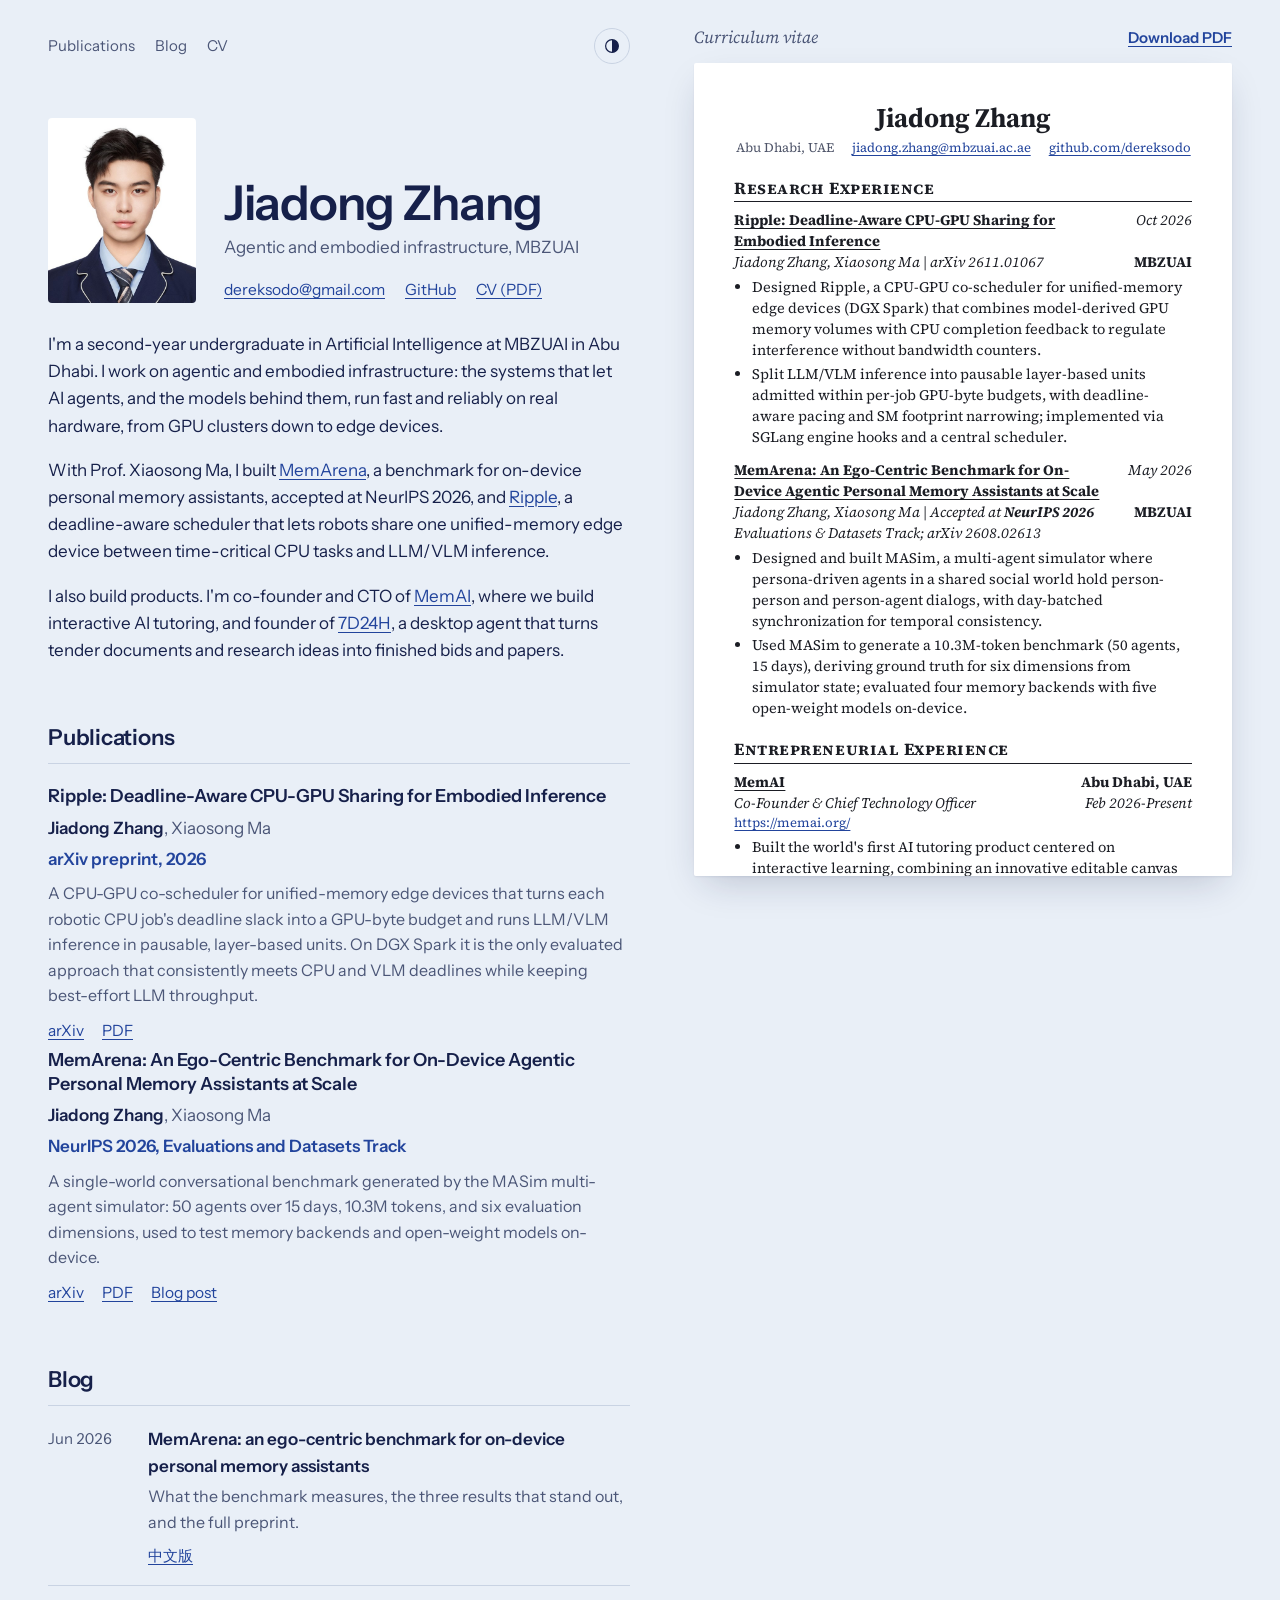
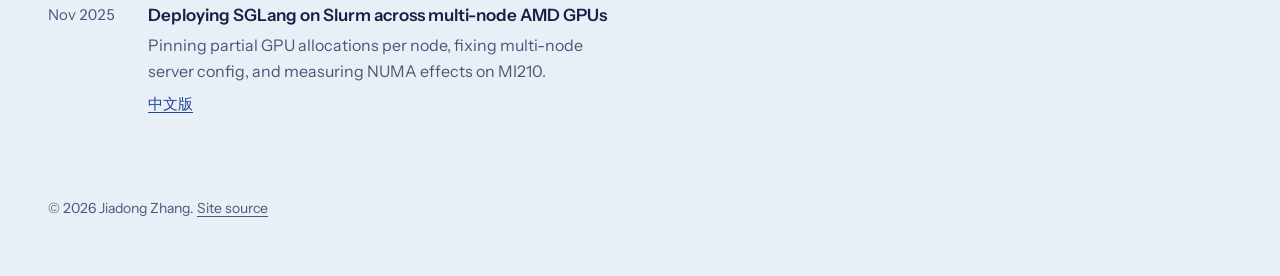
<file: index.html>
<!doctype html>
<html lang="en">
  <head>
    <meta charset="utf-8" />
    <meta name="viewport" content="width=device-width, initial-scale=1" />
    <title>Jiadong Zhang</title>
    <meta name="description" content="Jiadong Zhang, second-year undergraduate in Artificial Intelligence at MBZUAI working on agentic and embodied infrastructure. Publications, blog, and CV." />
    <meta property="og:title" content="Jiadong Zhang" />
    <meta property="og:description" content="Agentic and embodied infrastructure research at MBZUAI. Publications, blog, and CV." />
    <meta property="og:type" content="profile" />
    <meta property="og:url" content="https://dereksodo.github.io/" />
    <meta property="og:image" content="https://dereksodo.github.io/front_photo.jpg" />
    <link rel="canonical" href="https://dereksodo.github.io/" />
    <link rel="icon" href="assets/favicon.svg" />
    <link rel="preconnect" href="https://fonts.googleapis.com" />
    <link rel="preconnect" href="https://fonts.gstatic.com" crossorigin />
    <link href="https://fonts.googleapis.com/css2?family=Instrument+Sans:wght@400;600&family=Source+Serif+4:ital,opsz,wght@0,8..60,400;0,8..60,700;1,8..60,400&display=swap" rel="stylesheet" />
    <link rel="stylesheet" href="assets/home.css" />
    <script>
      // Set the theme before first paint (same key and logic as assets/script.js)
      try {
        var t = localStorage.getItem('theme');
        if (!t) t = window.matchMedia('(prefers-color-scheme: light)').matches ? 'light' : 'dark';
        document.documentElement.setAttribute('data-theme', t);
      } catch (e) {}
    </script>
  </head>
  <body>
    <div class="shell">
      <main class="profile">
        <div class="topbar">
          <nav aria-label="Sections">
            <a href="#publications">Publications</a>
            <a href="#blog">Blog</a>
            <a href="#cv">CV</a>
          </nav>
          <button id="themeToggle" class="theme-toggle" type="button" aria-label="Switch between light and dark theme">
            <svg viewBox="0 0 24 24" aria-hidden="true"><circle cx="12" cy="12" r="8.5" fill="none" stroke="currentColor" stroke-width="1.6"/><path d="M12 3.5a8.5 8.5 0 0 1 0 17z" fill="currentColor"/></svg>
          </button>
        </div>

        <section class="about" aria-labelledby="name">
          <div class="intro-head">
            <img class="portrait" src="assets/portrait.jpg" width="480" height="600" alt="Portrait of Jiadong Zhang" />
            <div>
              <h1 id="name">Jiadong Zhang</h1>
              <p class="role">Agentic and embodied infrastructure, MBZUAI</p>
              <ul class="contact-links">
                <li><a href="mailto:dereksodo@gmail.com">dereksodo@gmail.com</a></li>
                <li><a href="https://github.com/dereksodo">GitHub</a></li>
                <li><a href="cv.pdf">CV (PDF)</a></li>
              </ul>
            </div>
          </div>

          <p>I'm a second-year undergraduate in Artificial Intelligence at MBZUAI in Abu Dhabi. I work on agentic and embodied infrastructure: the systems that let AI agents, and the models behind them, run fast and reliably on real hardware, from GPU clusters down to edge devices.</p>
          <p>With Prof. Xiaosong Ma, I built <a href="#publications">MemArena</a>, a benchmark for on-device personal memory assistants, accepted at NeurIPS 2026, and <a href="#publications">Ripple</a>, a deadline-aware scheduler that lets robots share one unified-memory edge device between time-critical CPU tasks and LLM/VLM inference.</p>
          <p>I also build products. I'm co-founder and CTO of <a href="https://memai.org/">MemAI</a>, where we build interactive AI tutoring, and founder of <a href="https://7d24h.work/">7D24H</a>, a desktop agent that turns tender documents and research ideas into finished bids and papers.</p>
        </section>

        <section id="publications" aria-labelledby="publications-title">
          <h2 id="publications-title">Publications</h2>
          <article class="pub">
            <h3><a href="https://arxiv.org/abs/2611.01067">Ripple: Deadline-Aware CPU-GPU Sharing for Embodied Inference</a></h3>
            <p class="authors"><strong>Jiadong Zhang</strong>, Xiaosong Ma</p>
            <p class="venue">arXiv preprint, 2026</p>
            <p class="summary">A CPU-GPU co-scheduler for unified-memory edge devices that turns each robotic CPU job's deadline slack into a GPU-byte budget and runs LLM/VLM inference in pausable, layer-based units. On DGX Spark it is the only evaluated approach that consistently meets CPU and VLM deadlines while keeping best-effort LLM throughput.</p>
            <p class="pub-links">
              <a href="https://arxiv.org/abs/2611.01067">arXiv</a>
              <a href="https://arxiv.org/pdf/2611.01067">PDF</a>
            </p>
          </article>
          <article class="pub">
            <h3><a href="https://arxiv.org/abs/2608.02613">MemArena: An Ego-Centric Benchmark for On-Device Agentic Personal Memory Assistants at Scale</a></h3>
            <p class="authors"><strong>Jiadong Zhang</strong>, Xiaosong Ma</p>
            <p class="venue">NeurIPS 2026, Evaluations and Datasets Track</p>
            <p class="summary">A single-world conversational benchmark generated by the MASim multi-agent simulator: 50 agents over 15 days, 10.3M tokens, and six evaluation dimensions, used to test memory backends and open-weight models on-device.</p>
            <p class="pub-links">
              <a href="https://arxiv.org/abs/2608.02613">arXiv</a>
              <a href="papers/memarena-preprint.pdf">PDF</a>
              <a href="en/posts/memarena.html">Blog post</a>
            </p>
          </article>
        </section>

        <section id="blog" aria-labelledby="blog-title">
          <h2 id="blog-title">Blog</h2>
          <ul class="posts">
            <li>
              <time datetime="2026-06">Jun 2026</time>
              <div>
                <a class="post-title" href="en/posts/memarena.html">MemArena: an ego-centric benchmark for on-device personal memory assistants</a>
                <p>What the benchmark measures, the three results that stand out, and the full preprint.</p>
                <a class="alt-lang" href="posts/memarena.html" hreflang="zh-CN" lang="zh-CN">中文版</a>
              </div>
            </li>
            <li>
              <time datetime="2025-11">Nov 2025</time>
              <div>
                <a class="post-title" href="en/posts/sglang-slurm-amd.html">Deploying SGLang on Slurm across multi-node AMD GPUs</a>
                <p>Pinning partial GPU allocations per node, fixing multi-node server config, and measuring NUMA effects on MI210.</p>
                <a class="alt-lang" href="posts/sglang-slurm-amd.html" hreflang="zh-CN" lang="zh-CN">中文版</a>
              </div>
            </li>
          </ul>
        </section>

        <footer class="page-foot">
          © 2026 Jiadong Zhang. <a href="https://github.com/dereksodo/dereksodo.github.io">Site source</a>
        </footer>
      </main>

      <aside id="cv" class="cv" aria-labelledby="cv-title">
        <div class="cv-bar">
          <h2 id="cv-title">Curriculum vitae</h2>
          <a href="cv.pdf" download="Jiadong_Zhang_CV.pdf">Download PDF</a>
        </div>

        <div class="cv-paper" tabindex="0" aria-label="CV">
          <header>
            <h1>Jiadong Zhang</h1>
            <div class="contact">
              <span>Abu Dhabi, UAE</span>
              <span><a href="mailto:jiadong.zhang@mbzuai.ac.ae">jiadong.zhang@mbzuai.ac.ae</a></span>
              <span><a href="https://github.com/dereksodo">github.com/dereksodo</a></span>
            </div>
          </header>

          <section>
            <h3>Research Experience</h3>
            <article class="entry">
              <div class="entry-heading">
                <a class="title-link" href="https://arxiv.org/abs/2611.01067">Ripple: Deadline-Aware CPU-GPU Sharing for Embodied Inference</a>
                <span class="entry-date">Oct 2026</span>
              </div>
              <div class="entry-subheading">
                <span class="entry-role">Jiadong Zhang, Xiaosong Ma | arXiv 2611.01067</span>
                <span class="entry-place">MBZUAI</span>
              </div>
              <ul>
                <li>Designed Ripple, a CPU-GPU co-scheduler for unified-memory edge devices (DGX Spark) that combines model-derived GPU memory volumes with CPU completion feedback to regulate interference without bandwidth counters.</li>
                <li>Split LLM/VLM inference into pausable layer-based units admitted within per-job GPU-byte budgets, with deadline-aware pacing and SM footprint narrowing; implemented via SGLang engine hooks and a central scheduler.</li>
              </ul>
            </article>
            <article class="entry">
              <div class="entry-heading">
                <a class="title-link" href="https://arxiv.org/abs/2608.02613">MemArena: An Ego-Centric Benchmark for On-Device Agentic Personal Memory Assistants at Scale</a>
                <span class="entry-date">May 2026</span>
              </div>
              <div class="entry-subheading">
                <span class="entry-role">Jiadong Zhang, Xiaosong Ma | Accepted at <strong>NeurIPS 2026</strong> Evaluations &amp; Datasets Track; arXiv 2608.02613</span>
                <span class="entry-place">MBZUAI</span>
              </div>
              <ul>
                <li>Designed and built MASim, a multi-agent simulator where persona-driven agents in a shared social world hold person-person and person-agent dialogs, with day-batched synchronization for temporal consistency.</li>
                <li>Used MASim to generate a 10.3M-token benchmark (50 agents, 15 days), deriving ground truth for six dimensions from simulator state; evaluated four memory backends with five open-weight models on-device.</li>
              </ul>
            </article>
          </section>

          <section>
            <h3>Entrepreneurial Experience</h3>
            <article class="entry">
              <div class="entry-heading">
                <a class="title-link" href="https://memai.org/">MemAI</a>
                <span class="entry-place">Abu Dhabi, UAE</span>
              </div>
              <div class="entry-subheading">
                <span class="entry-role">Co-Founder &amp; Chief Technology Officer</span>
                <span class="entry-date">Feb 2026-Present</span>
              </div>
              <div class="entry-url"><a href="https://memai.org/">https://memai.org/</a></div>
              <ul>
                <li>Built the world's first AI tutoring product centered on interactive learning, combining an innovative editable canvas with real-time voice technology to deliver adaptive, two-way lessons across 13 subjects and four difficulty levels.</li>
                <li>Architected a governed education-AI platform using curriculum-grounded RAG, policy gateways, audit logs, privacy isolation, and a regulated agent marketplace.</li>
              </ul>
            </article>
            <article class="entry">
              <div class="entry-heading">
                <a class="title-link" href="https://7d24h.work/">7D24H</a>
                <span class="entry-place">Abu Dhabi, UAE</span>
              </div>
              <div class="entry-subheading">
                <span class="entry-role">Founder</span>
                <span class="entry-date">Jan 2026-Present</span>
              </div>
              <div class="entry-url"><a href="https://7d24h.work/">https://7d24h.work/</a></div>
              <ul>
                <li>Built a desktop agent that takes bids and academic papers from source documents to finished deliverables: tender parsing, disqualification-risk review, reuse of company materials, journal-template writing, research figures, and PDF export.</li>
                <li>Parses tender documents of up to 2,000 pages and checks five categories of disqualification risk, keeping all project files local on the user's machine.</li>
              </ul>
            </article>
          </section>

          <section>
            <h3>Education</h3>
            <article class="entry">
              <div class="entry-heading">
                <span class="entry-title">Mohamed bin Zayed University of Artificial Intelligence (MBZUAI)</span>
                <span class="entry-date">Aug 2025-Expected May 2029</span>
              </div>
              <div class="entry-subheading">
                <span class="entry-role">Bachelor of Science in Artificial Intelligence</span>
                <span class="entry-place">Abu Dhabi, UAE</span>
              </div>
              <ul>
                <li>Cumulative GPA: <strong>3.93/4.00</strong>; named to the Dean's List in the first semester.</li>
              </ul>
            </article>
          </section>

          <section>
            <h3>Technical Skills</h3>
            <div class="skills">
              <p class="skill-line"><strong>Programming &amp; Frameworks:</strong> Python, C, CUDA; PyTorch</p>
              <p class="skill-line"><strong>AI Infrastructure:</strong> SGLang, vLLM; CUDA Kernel Development; CUDA Profiling; Nsight Systems; Heterogeneous Resource Scheduling</p>
              <p class="skill-line"><strong>AI &amp; Agents:</strong> Agentic Workflows; Multi-agent Simulation; RAG &amp; Memory Systems</p>
              <p class="skill-line"><strong>Research &amp; Evaluation:</strong> Benchmark Design; LLM Evaluation; Experimental Design; Performance Profiling</p>
              <p class="skill-line"><strong>Engineering Tools:</strong> Agent Harness Engineering; Codex and Claude Code</p>
            </div>
          </section>
        </div>
      </aside>
    </div>

    <script src="assets/script.js"></script>
  </body>
</html>
</file>
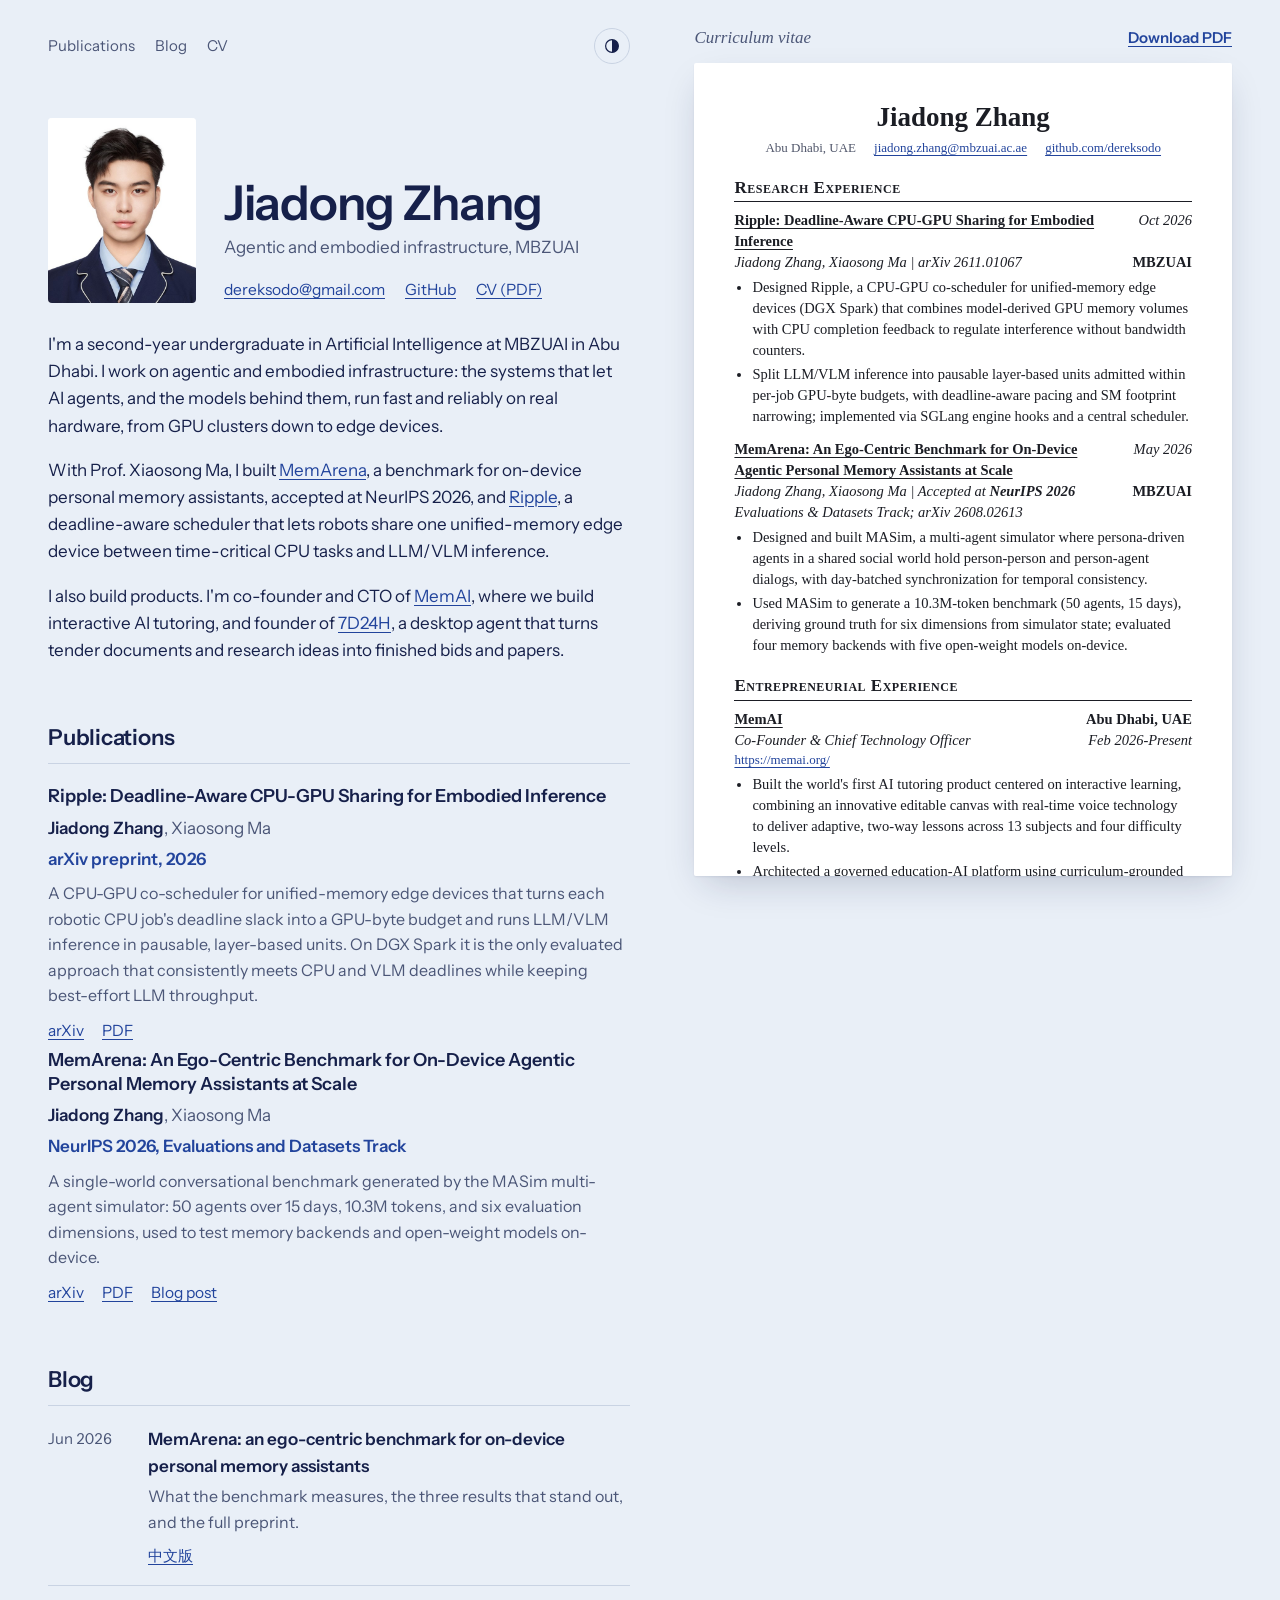
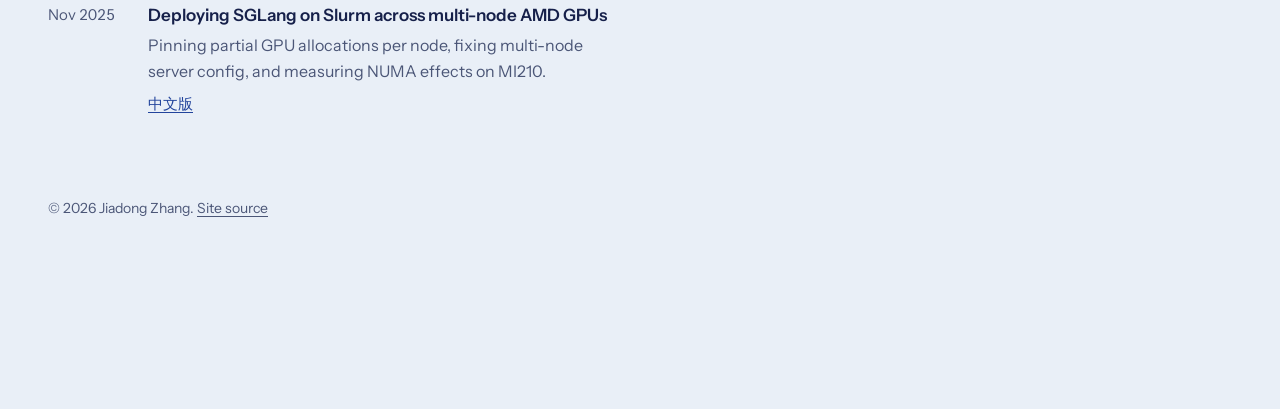
<file: en/index.html>
<!doctype html>
<html lang="en">
  <head>
    <meta charset="utf-8" />
    <title>Jiadong Zhang</title>
    <meta http-equiv="refresh" content="0; url=../" />
    <link rel="canonical" href="https://dereksodo.github.io/" />
    <meta name="robots" content="noindex" />
  </head>
  <body>
    <p>This page has moved to <a href="../">the homepage</a>.</p>
  </body>
</html>
</file>
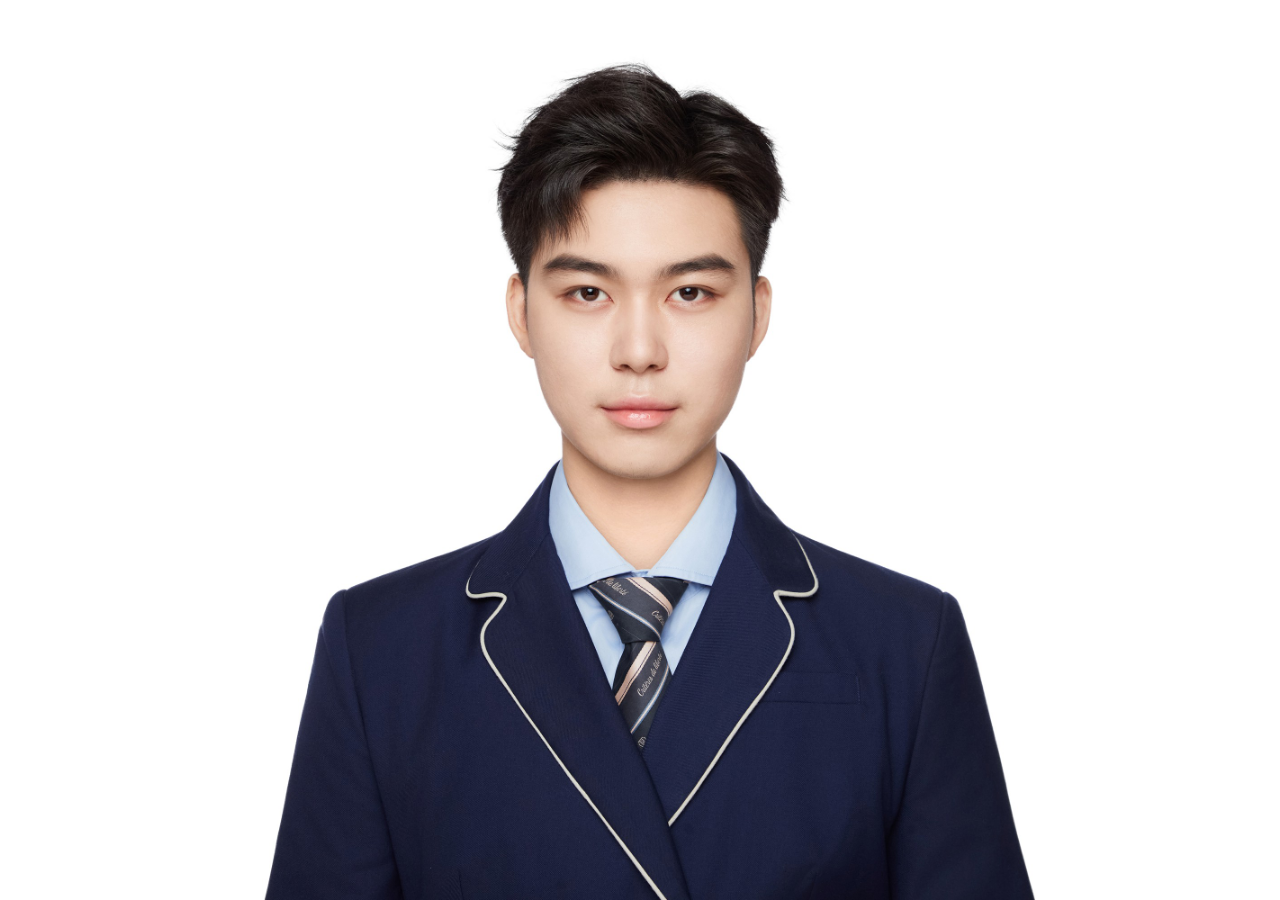
<file: front_photo/index.html>
<!doctype html>
<html lang="en">
  <head>
    <meta charset="utf-8" />
    <meta name="viewport" content="width=device-width, initial-scale=1" />
    <title>Photo of Jiadong Zhang</title>
    <meta property="og:image" content="https://dereksodo.github.io/front_photo.jpg" />
    <link rel="icon" href="../assets/favicon.svg" />
    <style>
      html, body { margin: 0; height: 100%; background: #fff; }
      body { display: grid; place-items: center; }
      img { display: block; max-width: 100vw; max-height: 100vh; width: auto; height: auto; }
    </style>
  </head>
  <body>
    <a href="../front_photo.jpg"><img src="../front_photo.jpg" width="2000" height="2000" alt="Photo of Jiadong Zhang" /></a>
  </body>
</html>
</file>
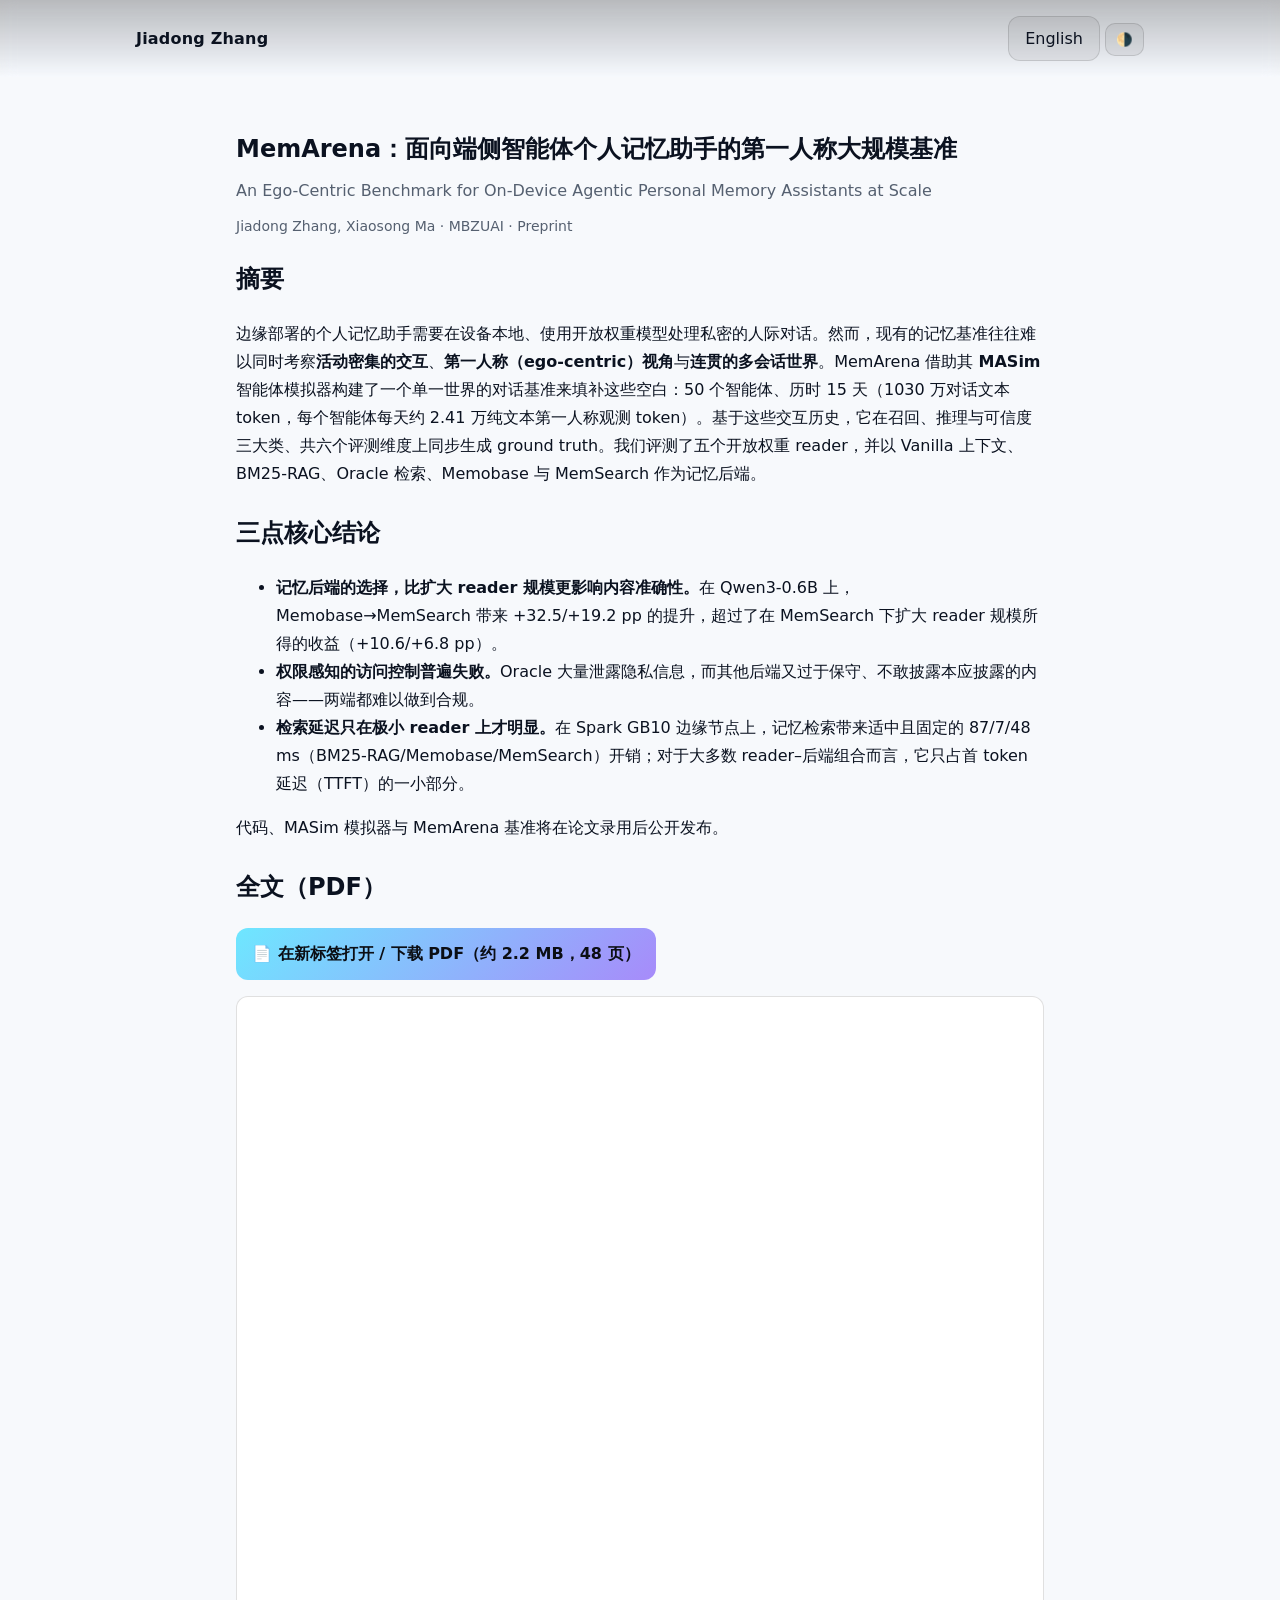
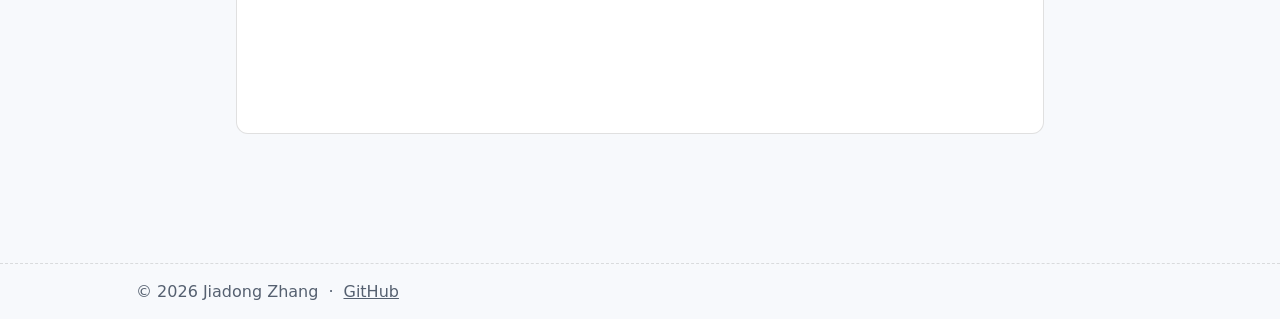
<file: posts/memarena.html>
<!doctype html>
<html lang="zh-CN">
  <head>
    <meta charset="utf-8" />
    <meta name="viewport" content="width=device-width, initial-scale=1" />
    <title>MemArena：面向端侧智能体个人记忆助手的第一人称大规模基准</title>
    <meta name="description" content="MemArena 是一个第一人称、活动密集的单一世界对话基准，用于评测端侧开放权重模型上的个人记忆助手。" />
    <link rel="icon" href="../assets/favicon.svg" />
    <link rel="alternate" hreflang="zh-CN" href="/posts/memarena.html" />
    <link rel="alternate" hreflang="en" href="/en/posts/memarena.html" />
    <link rel="stylesheet" href="../assets/style.css" />
  </head>
  <body>
    <header class="site-header">
      <nav class="nav">
        <div class="brand"><a href="../index.html" style="text-decoration:none;color:inherit">Jiadong Zhang</a></div>
        <div class="nav-actions">
          <a class="btn" href="../en/posts/memarena.html" aria-label="English">English</a>
          <button id="themeToggle" aria-label="切换主题">🌗</button>
        </div>
      </nav>
    </header>

    <main class="container">
      <article>
        <header class="post-header">
          <h1>MemArena：面向端侧智能体个人记忆助手的第一人称大规模基准</h1>
          <p class="desc">An Ego-Centric Benchmark for On-Device Agentic Personal Memory Assistants at Scale</p>
        </header>
        <p class="paper-meta">Jiadong Zhang, Xiaosong Ma · MBZUAI · Preprint</p>

        <section class="post-content">
          <h2>摘要</h2>
          <p>边缘部署的个人记忆助手需要在设备本地、使用开放权重模型处理私密的人际对话。然而，现有的记忆基准往往难以同时考察<strong>活动密集的交互</strong>、<strong>第一人称（ego-centric）视角</strong>与<strong>连贯的多会话世界</strong>。MemArena 借助其 <strong>MASim</strong> 智能体模拟器构建了一个单一世界的对话基准来填补这些空白：50 个智能体、历时 15 天（1030 万对话文本 token，每个智能体每天约 2.41 万纯文本第一人称观测 token）。基于这些交互历史，它在召回、推理与可信度三大类、共六个评测维度上同步生成 ground truth。我们评测了五个开放权重 reader，并以 Vanilla 上下文、BM25-RAG、Oracle 检索、Memobase 与 MemSearch 作为记忆后端。</p>

          <h2>三点核心结论</h2>
          <ul>
            <li><strong>记忆后端的选择，比扩大 reader 规模更影响内容准确性。</strong>在 Qwen3-0.6B 上，Memobase→MemSearch 带来 +32.5/+19.2 pp 的提升，超过了在 MemSearch 下扩大 reader 规模所得的收益（+10.6/+6.8 pp）。</li>
            <li><strong>权限感知的访问控制普遍失败。</strong>Oracle 大量泄露隐私信息，而其他后端又过于保守、不敢披露本应披露的内容——两端都难以做到合规。</li>
            <li><strong>检索延迟只在极小 reader 上才明显。</strong>在 Spark GB10 边缘节点上，记忆检索带来适中且固定的 87/7/48 ms（BM25-RAG/Memobase/MemSearch）开销；对于大多数 reader–后端组合而言，它只占首 token 延迟（TTFT）的一小部分。</li>
          </ul>
          <p>代码、MASim 模拟器与 MemArena 基准将在论文录用后公开发布。</p>

          <h2>全文（PDF）</h2>
          <div class="paper-actions">
            <a class="btn primary" href="../papers/memarena-preprint.pdf" target="_blank" rel="noopener">📄 在新标签打开 / 下载 PDF（约 2.2 MB，48 页）</a>
          </div>
          <iframe class="pdf-embed" src="../papers/memarena-preprint.pdf" title="MemArena 预印本全文 PDF">
            您的浏览器无法内嵌显示 PDF，请点击上方按钮打开或下载。
          </iframe>
        </section>
      </article>
    </main>

    <footer class="site-footer">
      <div class="footer-inner">
        <span>© 2026 Jiadong Zhang</span>
        <span>·</span>
        <a href="https://github.com/dereksodo/dereksodo.github.io" target="_blank" rel="noopener">GitHub</a>
      </div>
    </footer>

    <script src="../assets/script.js"></script>
  </body>
</html>
</file>
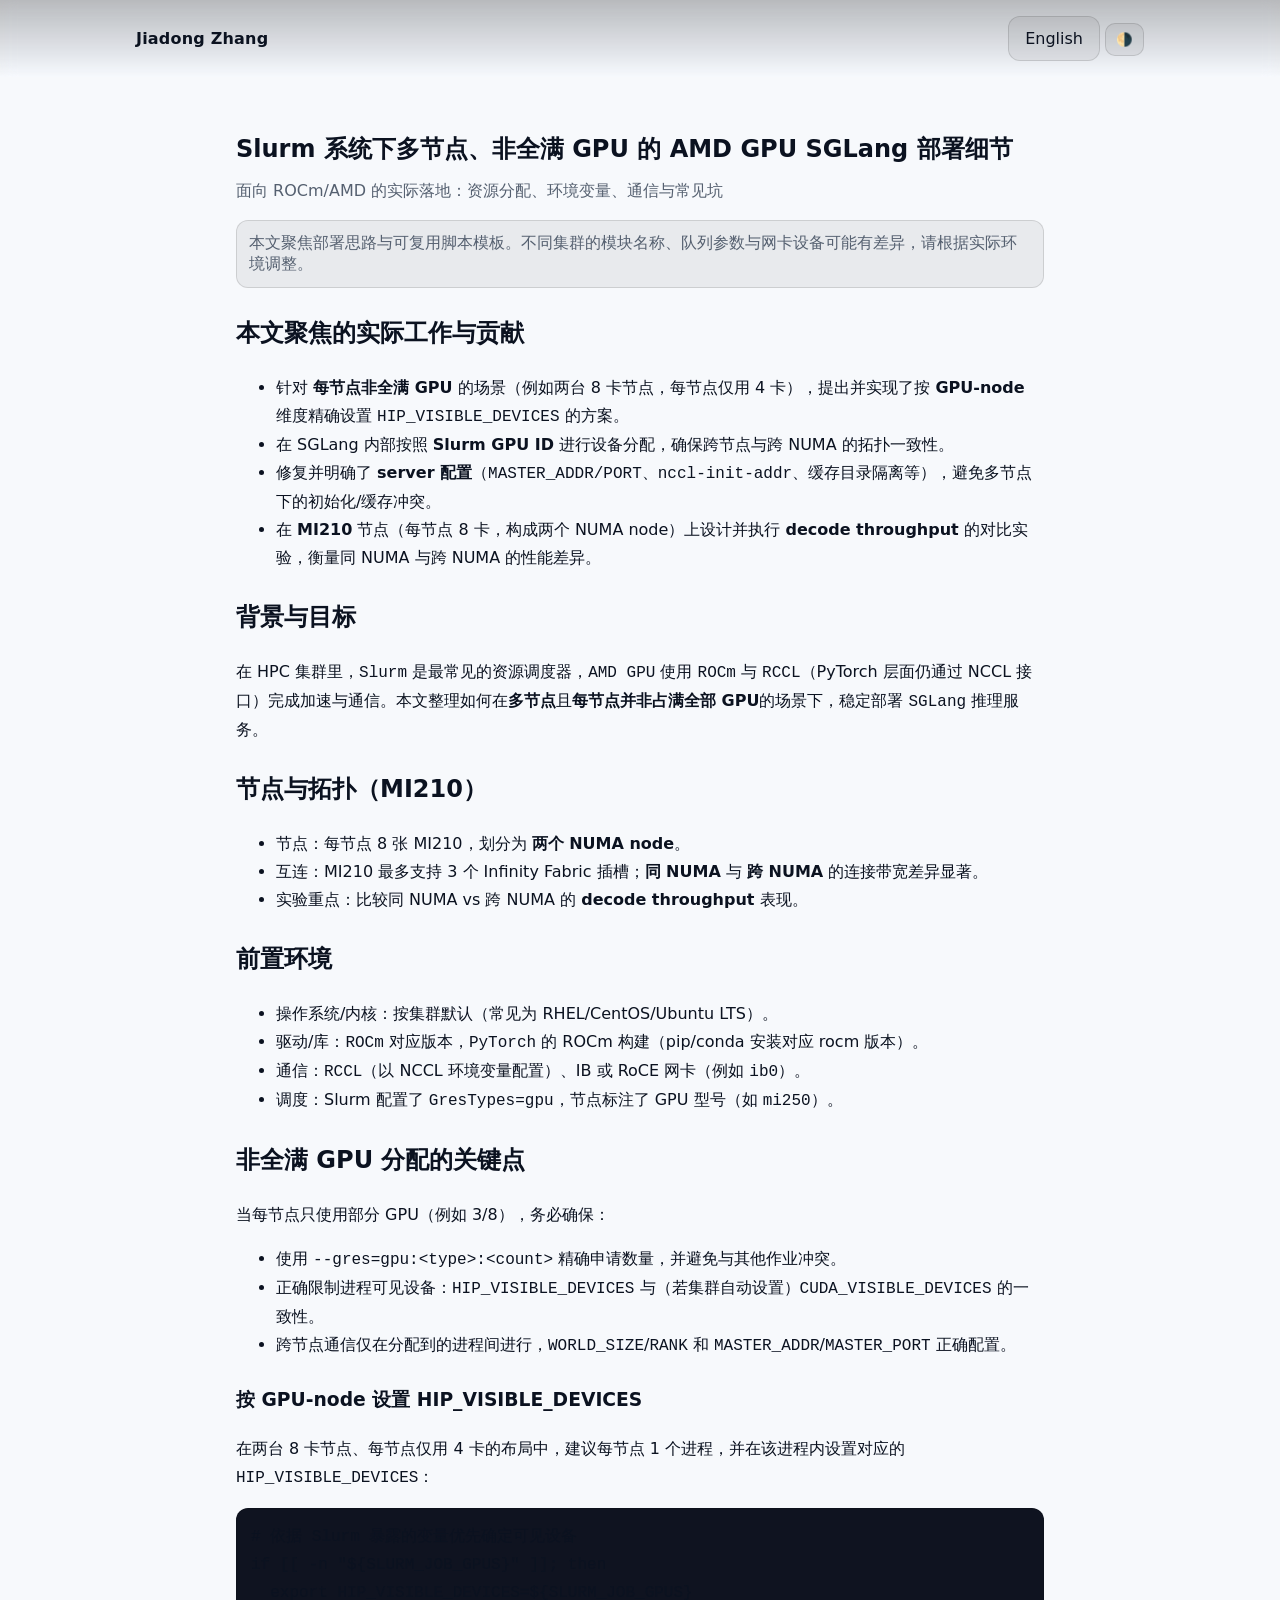
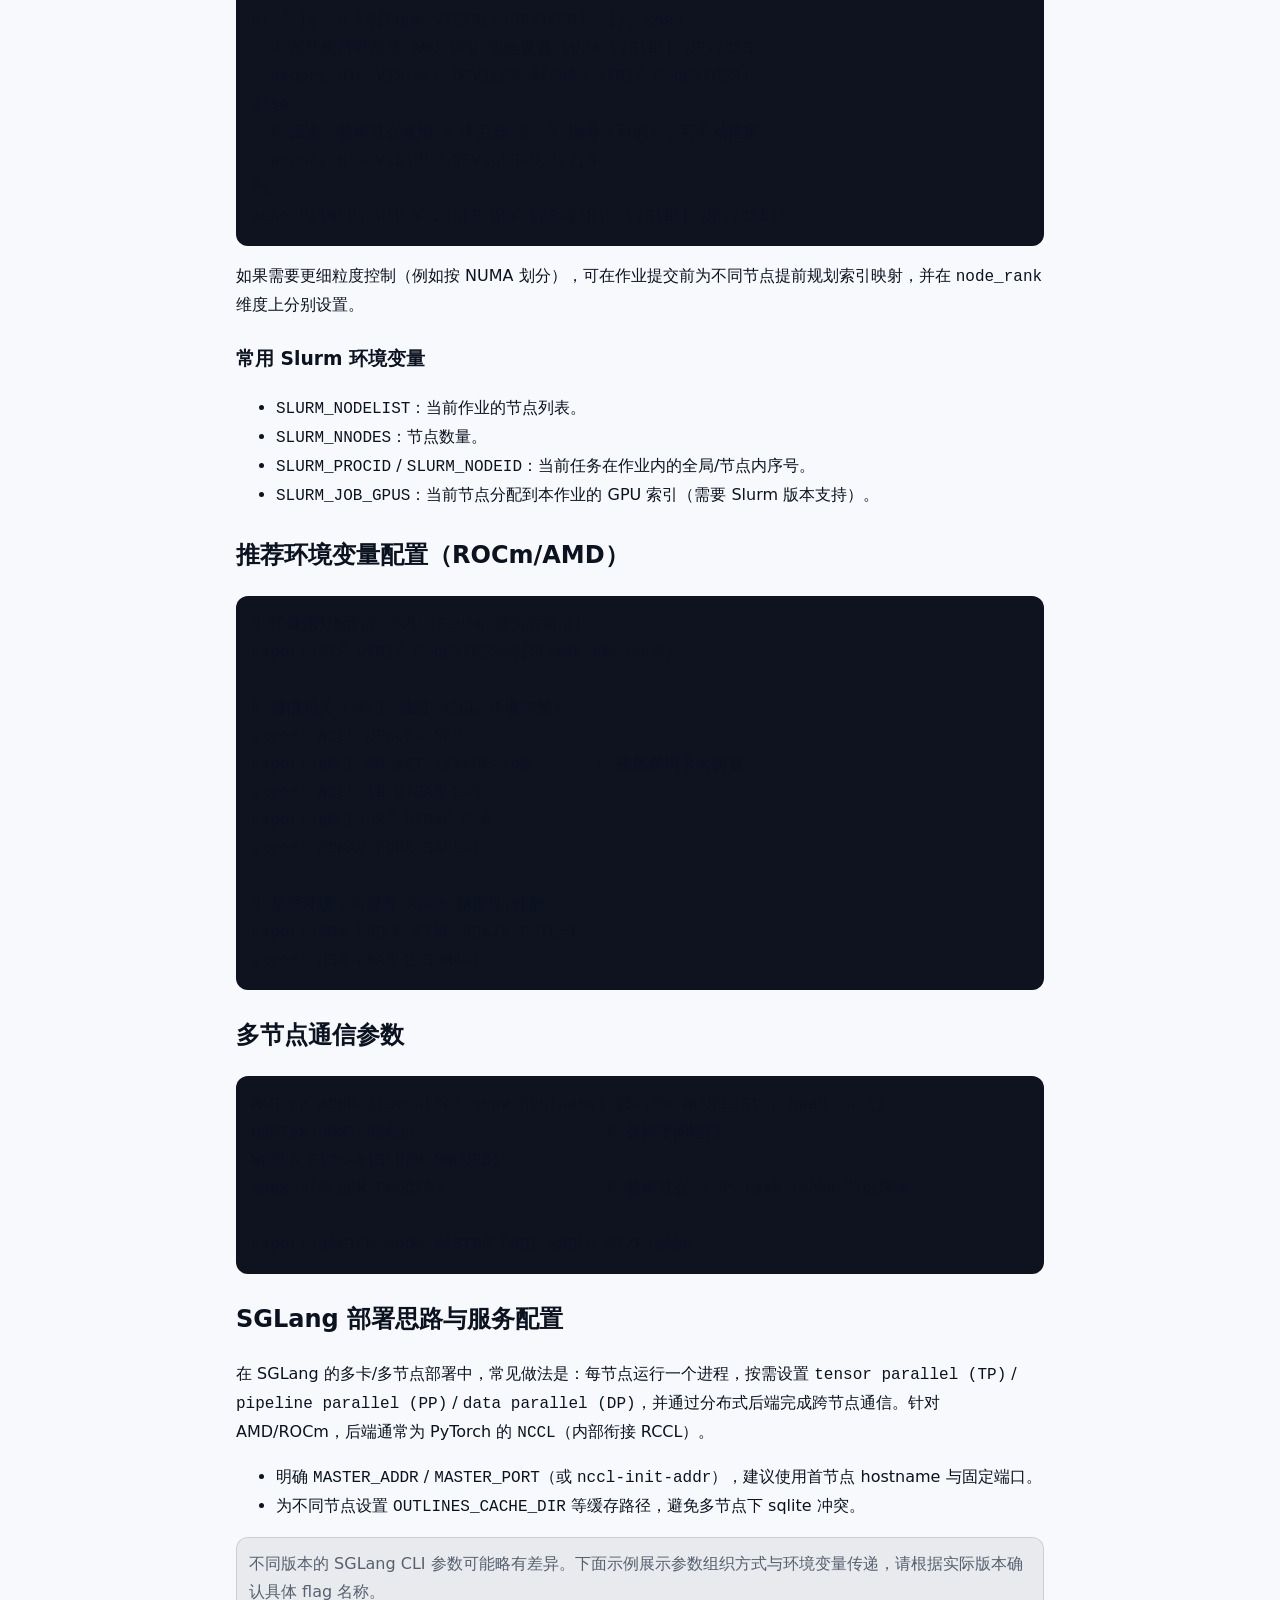
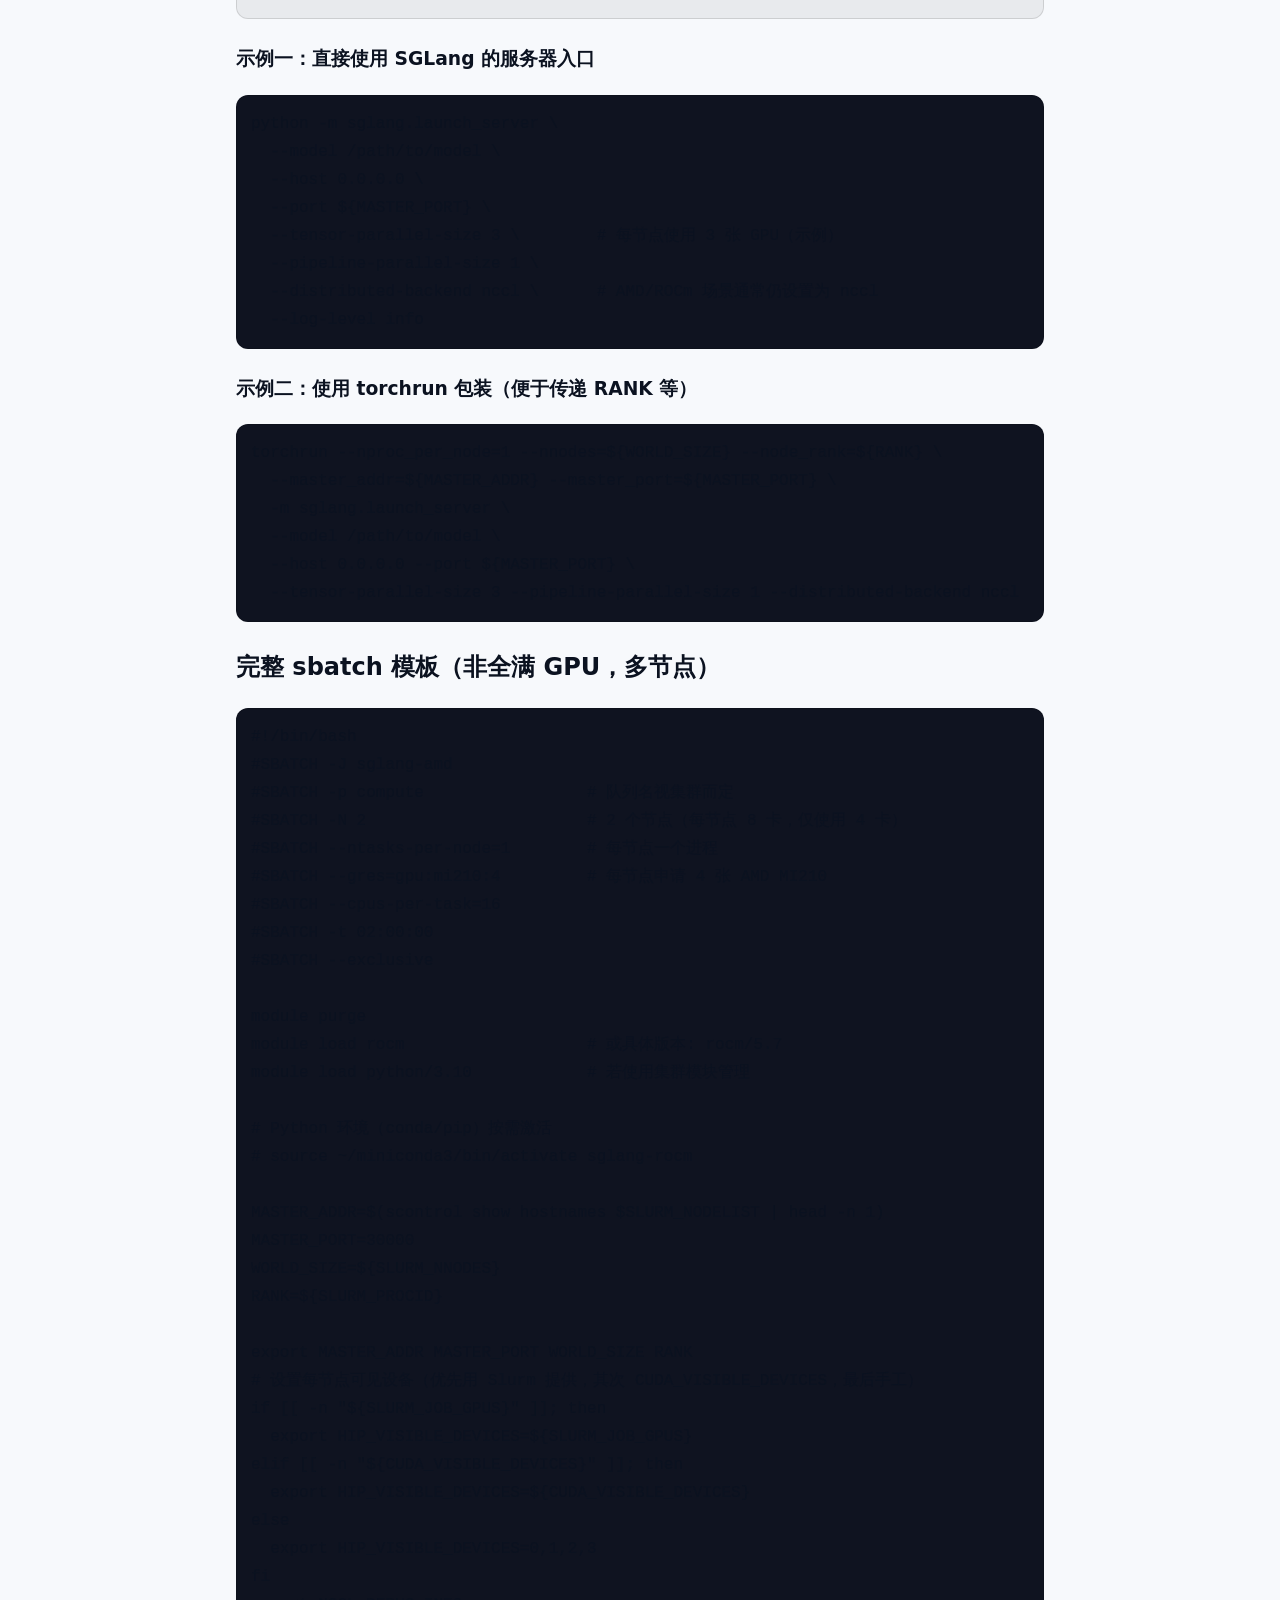
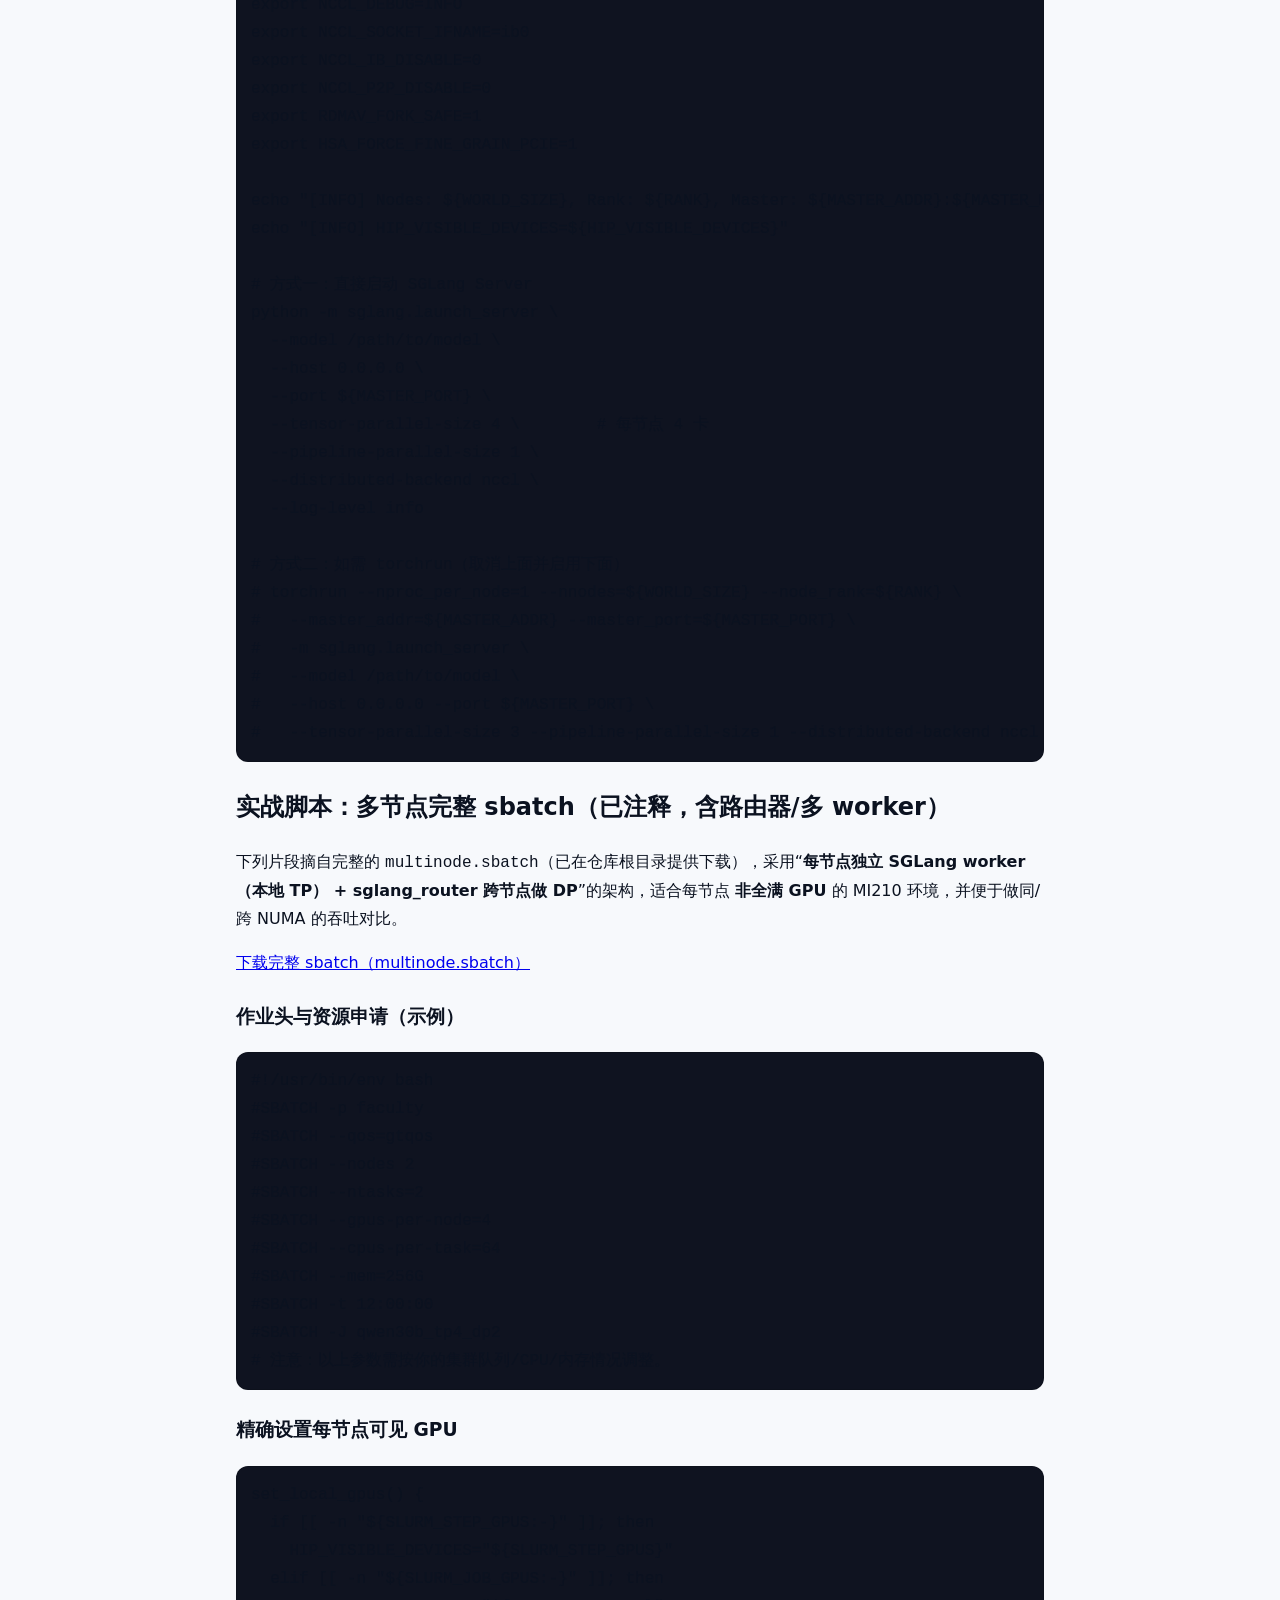
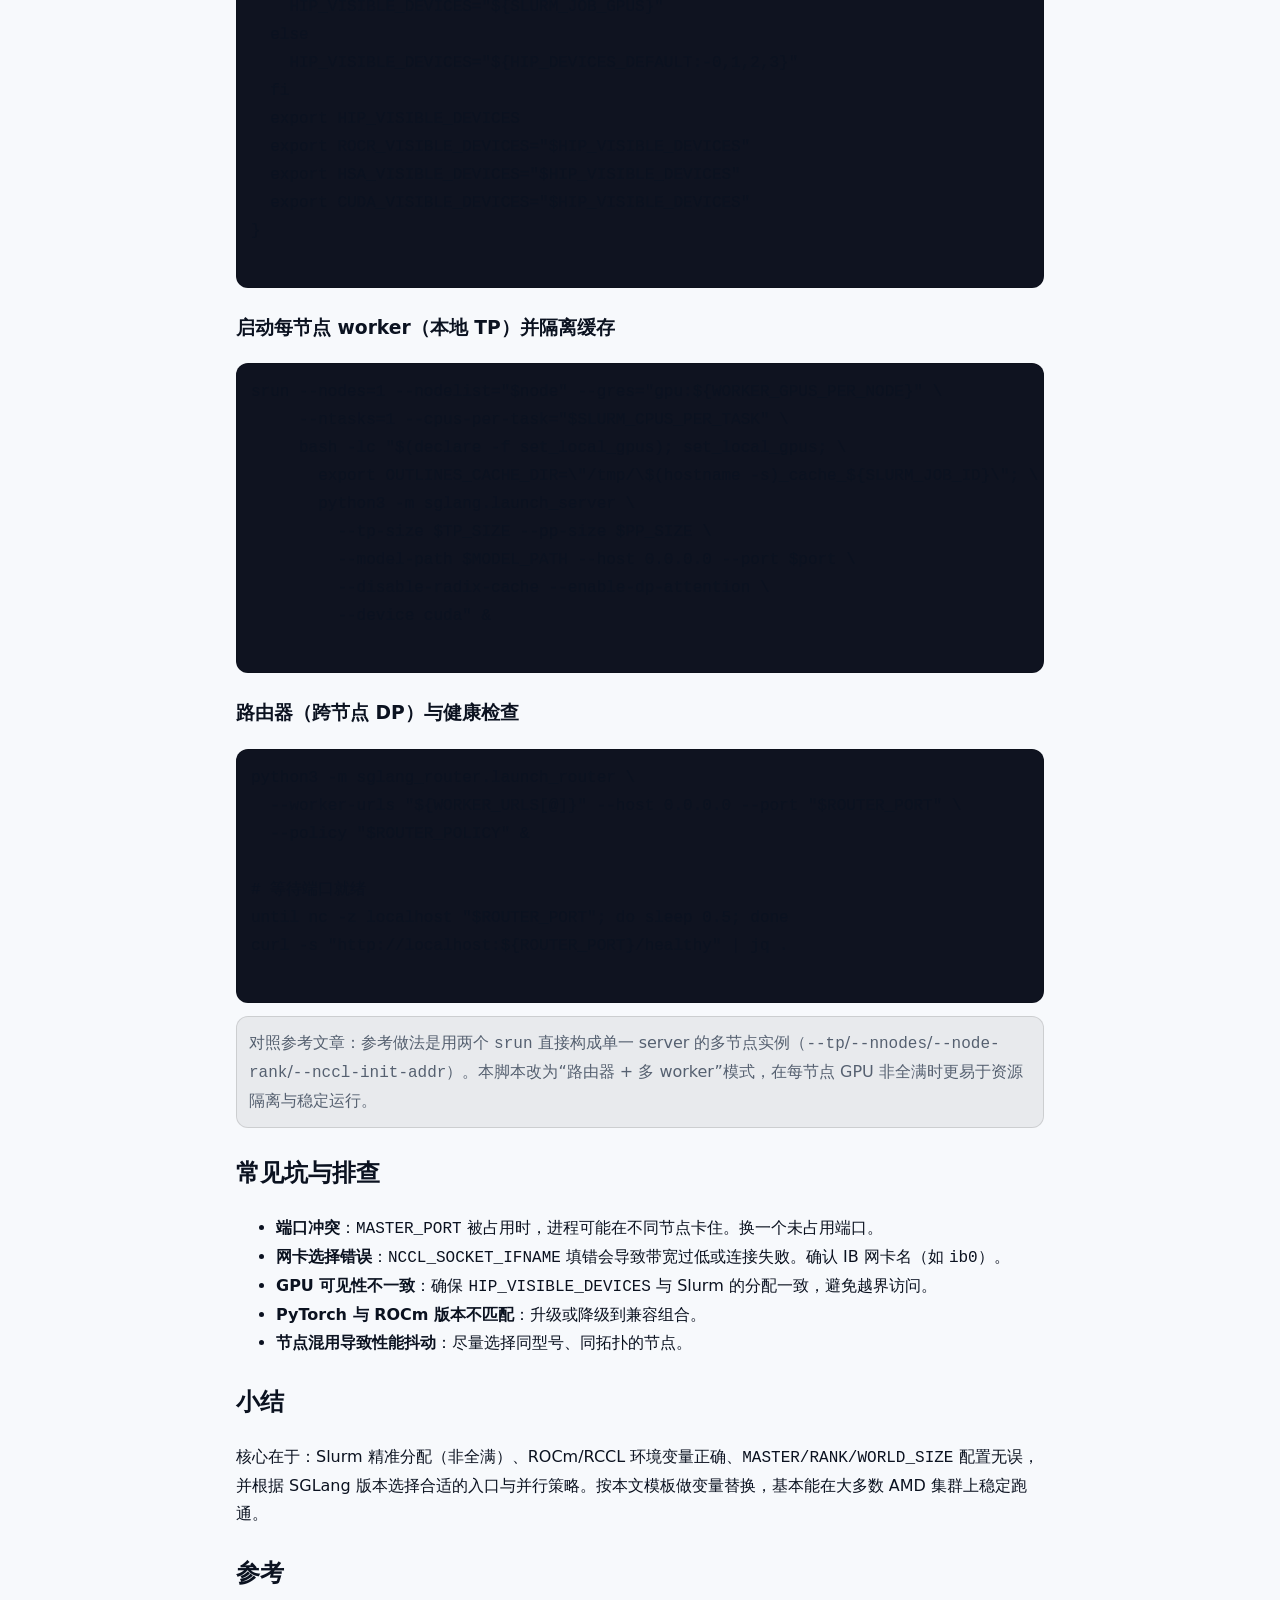
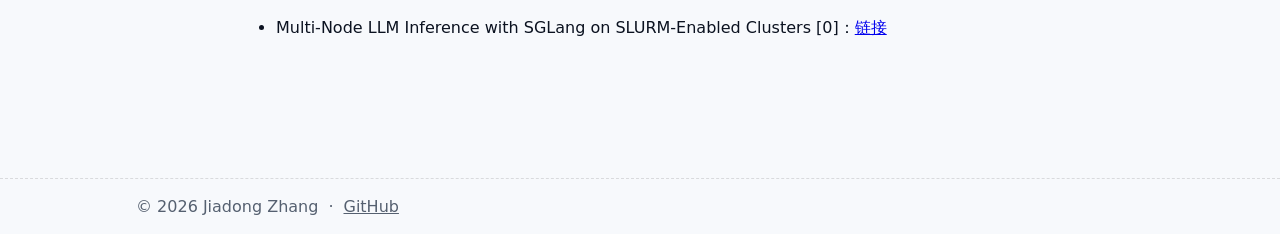
<file: posts/sglang-slurm-amd.html>
<!doctype html>
<html lang="zh-CN">
  <head>
    <meta charset="utf-8" />
    <meta name="viewport" content="width=device-width, initial-scale=1" />
    <title>Slurm 多节点 AMD GPU 下的 SGLang 部署细节</title>
    <meta name="description" content="在异构 HPC 集群中，如何用 Slurm 在多节点且 GPU 未完全占满的情况下稳定部署 SGLang（ROCm/AMD）。" />
    <link rel="icon" href="../assets/favicon.svg" />
    <link rel="alternate" hreflang="zh-CN" href="/posts/sglang-slurm-amd.html" />
    <link rel="alternate" hreflang="en" href="/en/posts/sglang-slurm-amd.html" />
    <link rel="stylesheet" href="../assets/style.css" />
  </head>
  <body>
    <header class="site-header">
      <nav class="nav">
        <div class="brand"><a href="../index.html" style="text-decoration:none;color:inherit">Jiadong Zhang</a></div>
        <div class="nav-actions">
          <a class="btn" href="/en/posts/sglang-slurm-amd.html" aria-label="English">English</a>
          <button id="themeToggle" aria-label="切换主题">🌗</button>
        </div>
      </nav>
    </header>

    <main class="container">
      <article>
        <header class="post-header">
          <h1>Slurm 系统下多节点、非全满 GPU 的 AMD GPU SGLang 部署细节</h1>
          <p class="desc">面向 ROCm/AMD 的实际落地：资源分配、环境变量、通信与常见坑</p>
        </header>
        <div class="tip">本文聚焦部署思路与可复用脚本模板。不同集群的模块名称、队列参数与网卡设备可能有差异，请根据实际环境调整。</div>

        <section class="post-content">
          <h2>本文聚焦的实际工作与贡献</h2>
          <ul>
            <li>针对 <strong>每节点非全满 GPU</strong> 的场景（例如两台 8 卡节点，每节点仅用 4 卡），提出并实现了按 <strong>GPU-node</strong> 维度精确设置 <code>HIP_VISIBLE_DEVICES</code> 的方案。</li>
            <li>在 SGLang 内部按照 <strong>Slurm GPU ID</strong> 进行设备分配，确保跨节点与跨 NUMA 的拓扑一致性。</li>
            <li>修复并明确了 <strong>server 配置</strong>（<code>MASTER_ADDR/PORT</code>、<code>nccl-init-addr</code>、缓存目录隔离等），避免多节点下的初始化/缓存冲突。</li>
            <li>在 <strong>MI210</strong> 节点（每节点 8 卡，构成两个 NUMA node）上设计并执行 <strong>decode throughput</strong> 的对比实验，衡量同 NUMA 与跨 NUMA 的性能差异。</li>
          </ul>

          <h2>背景与目标</h2>
          <p>在 HPC 集群里，<code>Slurm</code> 是最常见的资源调度器，<code>AMD GPU</code> 使用 <code>ROCm</code> 与 <code>RCCL</code>（PyTorch 层面仍通过 NCCL 接口）完成加速与通信。本文整理如何在<strong>多节点</strong>且<strong>每节点并非占满全部 GPU</strong>的场景下，稳定部署 <code>SGLang</code> 推理服务。</p>

          <h2>节点与拓扑（MI210）</h2>
          <ul>
            <li>节点：每节点 8 张 MI210，划分为 <strong>两个 NUMA node</strong>。</li>
            <li>互连：MI210 最多支持 3 个 Infinity Fabric 插槽；<strong>同 NUMA</strong> 与 <strong>跨 NUMA</strong> 的连接带宽差异显著。</li>
            <li>实验重点：比较同 NUMA vs 跨 NUMA 的 <strong>decode throughput</strong> 表现。</li>
          </ul>

          <h2>前置环境</h2>
          <ul>
            <li>操作系统/内核：按集群默认（常见为 RHEL/CentOS/Ubuntu LTS）。</li>
            <li>驱动/库：<code>ROCm</code> 对应版本，<code>PyTorch</code> 的 ROCm 构建（pip/conda 安装对应 rocm 版本）。</li>
            <li>通信：<code>RCCL</code>（以 NCCL 环境变量配置）、IB 或 RoCE 网卡（例如 <code>ib0</code>）。</li>
            <li>调度：Slurm 配置了 <code>GresTypes=gpu</code>，节点标注了 GPU 型号（如 <code>mi250</code>）。</li>
          </ul>

          <h2>非全满 GPU 分配的关键点</h2>
          <p>当每节点只使用部分 GPU（例如 3/8），务必确保：</p>
          <ul>
            <li>使用 <code>--gres=gpu:&lt;type&gt;:&lt;count&gt;</code> 精确申请数量，并避免与其他作业冲突。</li>
            <li>正确限制进程可见设备：<code>HIP_VISIBLE_DEVICES</code> 与（若集群自动设置）<code>CUDA_VISIBLE_DEVICES</code> 的一致性。</li>
            <li>跨节点通信仅在分配到的进程间进行，<code>WORLD_SIZE</code>/<code>RANK</code> 和 <code>MASTER_ADDR</code>/<code>MASTER_PORT</code> 正确配置。</li>
          </ul>

          <h3>按 GPU-node 设置 HIP_VISIBLE_DEVICES</h3>
          <p>在两台 8 卡节点、每节点仅用 4 卡的布局中，建议每节点 1 个进程，并在该进程内设置对应的 <code>HIP_VISIBLE_DEVICES</code>：</p>
          <pre><code class="language-bash"># 依据 Slurm 暴露的变量优先确定可见设备
if [[ -n "${SLURM_JOB_GPUS}" ]]; then
  export HIP_VISIBLE_DEVICES=${SLURM_JOB_GPUS}
elif [[ -n "${CUDA_VISIBLE_DEVICES}" ]]; then
  # 某些集群即便是 AMD GPU 也会设置 CUDA_VISIBLE_DEVICES
  export HIP_VISIBLE_DEVICES=${CUDA_VISIBLE_DEVICES}
else
  # 回退：若每节点使用 4 卡且按 0..3 编号（示例），可手动指定
  export HIP_VISIBLE_DEVICES=0,1,2,3
fi
echo "[INFO] HIP_VISIBLE_DEVICES=${HIP_VISIBLE_DEVICES}"
</code></pre>
          <p>如果需要更细粒度控制（例如按 NUMA 划分），可在作业提交前为不同节点提前规划索引映射，并在 <code>node_rank</code> 维度上分别设置。</p>

          <h3>常用 Slurm 环境变量</h3>
          <ul>
            <li><code>SLURM_NODELIST</code>：当前作业的节点列表。</li>
            <li><code>SLURM_NNODES</code>：节点数量。</li>
            <li><code>SLURM_PROCID</code> / <code>SLURM_NODEID</code>：当前任务在作业内的全局/节点内序号。</li>
            <li><code>SLURM_JOB_GPUS</code>：当前节点分配到本作业的 GPU 索引（需要 Slurm 版本支持）。</li>
          </ul>

          <h2>推荐环境变量配置（ROCm/AMD）</h2>
          <pre><code class="language-bash"># 仅暴露分配到的 GPU（Slurm 提供的索引）
export HIP_VISIBLE_DEVICES=${SLURM_JOB_GPUS}

# 通信相关（RCCL 通过 NCCL 环境变量）
export NCCL_DEBUG=INFO
export NCCL_SOCKET_IFNAME=ib0       # 视集群网卡名调整
export NCCL_IB_DISABLE=0
export NCCL_P2P_DISABLE=0
export RDMAV_FORK_SAFE=1

# 某些环境下可提升 ROCm 稳定性/性能
export HSA_FORCE_FINE_GRAIN_PCIE=1
export HSA_ENABLE_SDMA=1
</code></pre>

          <h2>多节点通信参数</h2>
          <pre><code class="language-bash">MASTER_ADDR=$(scontrol show hostnames $SLURM_NODELIST | head -n 1)
MASTER_PORT=30000                    # 选择空闲端口
WORLD_SIZE=${SLURM_NNODES}
RANK=${SLURM_PROCID}                 # 若每节点 1 个 task，RANK=节点序号

export MASTER_ADDR MASTER_PORT WORLD_SIZE RANK
</code></pre>

          <h2>SGLang 部署思路与服务配置</h2>
          <p>在 SGLang 的多卡/多节点部署中，常见做法是：每节点运行一个进程，按需设置 <code>tensor parallel (TP)</code> / <code>pipeline parallel (PP)</code> / <code>data parallel (DP)</code>，并通过分布式后端完成跨节点通信。针对 AMD/ROCm，后端通常为 PyTorch 的 <code>NCCL</code>（内部衔接 RCCL）。</p>
          <ul>
            <li>明确 <code>MASTER_ADDR</code> / <code>MASTER_PORT</code>（或 <code>nccl-init-addr</code>），建议使用首节点 hostname 与固定端口。</li>
            <li>为不同节点设置 <code>OUTLINES_CACHE_DIR</code> 等缓存路径，避免多节点下 sqlite 冲突。</li>
          </ul>

          <div class="tip">不同版本的 SGLang CLI 参数可能略有差异。下面示例展示参数组织方式与环境变量传递，请根据实际版本确认具体 flag 名称。</div>

          <h3>示例一：直接使用 SGLang 的服务器入口</h3>
          <pre><code class="language-bash">python -m sglang.launch_server \
  --model /path/to/model \
  --host 0.0.0.0 \
  --port ${MASTER_PORT} \
  --tensor-parallel-size 3 \        # 每节点使用 3 张 GPU（示例）
  --pipeline-parallel-size 1 \
  --distributed-backend nccl \      # AMD/ROCm 场景通常仍设置为 nccl
  --log-level info
</code></pre>

          <h3>示例二：使用 torchrun 包装（便于传递 RANK 等）</h3>
          <pre><code class="language-bash">torchrun --nproc_per_node=1 --nnodes=${WORLD_SIZE} --node_rank=${RANK} \
  --master_addr=${MASTER_ADDR} --master_port=${MASTER_PORT} \
  -m sglang.launch_server \
  --model /path/to/model \
  --host 0.0.0.0 --port ${MASTER_PORT} \
  --tensor-parallel-size 3 --pipeline-parallel-size 1 --distributed-backend nccl
</code></pre>

          <h2>完整 sbatch 模板（非全满 GPU，多节点）</h2>
          <pre><code class="language-bash">#!/bin/bash
#SBATCH -J sglang-amd
#SBATCH -p compute                 # 队列名视集群而定
#SBATCH -N 2                       # 2 个节点（每节点 8 卡，仅使用 4 卡）
#SBATCH --ntasks-per-node=1        # 每节点一个进程
#SBATCH --gres=gpu:mi210:4         # 每节点申请 4 张 AMD MI210
#SBATCH --cpus-per-task=16
#SBATCH -t 02:00:00
#SBATCH --exclusive

module purge
module load rocm                   # 或具体版本: rocm/5.7
module load python/3.10            # 若使用集群模块管理

# Python 环境（conda/pip）按需激活
# source ~/miniconda3/bin/activate sglang-rocm

MASTER_ADDR=$(scontrol show hostnames $SLURM_NODELIST | head -n 1)
MASTER_PORT=30000
WORLD_SIZE=${SLURM_NNODES}
RANK=${SLURM_PROCID}

export MASTER_ADDR MASTER_PORT WORLD_SIZE RANK
# 设置每节点可见设备（优先用 Slurm 提供，其次 CUDA_VISIBLE_DEVICES，最后手工）
if [[ -n "${SLURM_JOB_GPUS}" ]]; then
  export HIP_VISIBLE_DEVICES=${SLURM_JOB_GPUS}
elif [[ -n "${CUDA_VISIBLE_DEVICES}" ]]; then
  export HIP_VISIBLE_DEVICES=${CUDA_VISIBLE_DEVICES}
else
  export HIP_VISIBLE_DEVICES=0,1,2,3
fi
export NCCL_DEBUG=INFO
export NCCL_SOCKET_IFNAME=ib0
export NCCL_IB_DISABLE=0
export NCCL_P2P_DISABLE=0
export RDMAV_FORK_SAFE=1
export HSA_FORCE_FINE_GRAIN_PCIE=1

echo "[INFO] Nodes: ${WORLD_SIZE}, Rank: ${RANK}, Master: ${MASTER_ADDR}:${MASTER_PORT}"
echo "[INFO] HIP_VISIBLE_DEVICES=${HIP_VISIBLE_DEVICES}"

# 方式一：直接启动 SGLang Server
python -m sglang.launch_server \
  --model /path/to/model \
  --host 0.0.0.0 \
  --port ${MASTER_PORT} \
  --tensor-parallel-size 4 \        # 每节点 4 卡
  --pipeline-parallel-size 1 \
  --distributed-backend nccl \
  --log-level info

# 方式二：如需 torchrun（取消上面并启用下面）
# torchrun --nproc_per_node=1 --nnodes=${WORLD_SIZE} --node_rank=${RANK} \
#   --master_addr=${MASTER_ADDR} --master_port=${MASTER_PORT} \
#   -m sglang.launch_server \
#   --model /path/to/model \
#   --host 0.0.0.0 --port ${MASTER_PORT} \
#   --tensor-parallel-size 3 --pipeline-parallel-size 1 --distributed-backend nccl
</code></pre>

          <h2>实战脚本：多节点完整 sbatch（已注释，含路由器/多 worker）</h2>
          <p>下列片段摘自完整的 <code>multinode.sbatch</code>（已在仓库根目录提供下载），采用“<strong>每节点独立 SGLang worker（本地 TP） + sglang_router 跨节点做 DP</strong>”的架构，适合每节点 <strong>非全满 GPU</strong> 的 MI210 环境，并便于做同/跨 NUMA 的吞吐对比。</p>
          <p><a href="/multinode.sbatch" download>下载完整 sbatch（multinode.sbatch）</a></p>

          <h3>作业头与资源申请（示例）</h3>
          <pre><code class="language-bash">#!/usr/bin/env bash
#SBATCH -p faculty
#SBATCH --qos=gtqos
#SBATCH --nodes 2
#SBATCH --ntasks=2
#SBATCH --gpus-per-node=4
#SBATCH --cpus-per-task=64
#SBATCH --mem=256G
#SBATCH -t 12:00:00
#SBATCH -J qwen30b_tp4_dp2
# 注意：以上参数需按你的集群队列/CPU/内存情况调整。</code></pre>

          <h3>精确设置每节点可见 GPU</h3>
          <pre><code class="language-bash">set_local_gpus() {
  if [[ -n "${SLURM_STEP_GPUS:-}" ]]; then
    HIP_VISIBLE_DEVICES="${SLURM_STEP_GPUS}"
  elif [[ -n "${SLURM_JOB_GPUS:-}" ]]; then
    HIP_VISIBLE_DEVICES="${SLURM_JOB_GPUS}"
  else
    HIP_VISIBLE_DEVICES="${HIP_DEVICES_DEFAULT:-0,1,2,3}"
  fi
  export HIP_VISIBLE_DEVICES
  export ROCR_VISIBLE_DEVICES="$HIP_VISIBLE_DEVICES"
  export HSA_VISIBLE_DEVICES="$HIP_VISIBLE_DEVICES"
  export CUDA_VISIBLE_DEVICES="$HIP_VISIBLE_DEVICES"
}
          </code></pre>

          <h3>启动每节点 worker（本地 TP）并隔离缓存</h3>
          <pre><code class="language-bash">srun --nodes=1 --nodelist="$node" --gres="gpu:${WORKER_GPUS_PER_NODE}" \
     --ntasks=1 --cpus-per-task="$SLURM_CPUS_PER_TASK" \
     bash -lc "$(declare -f set_local_gpus); set_local_gpus; \
       export OUTLINES_CACHE_DIR=\"/tmp/\$(hostname -s)_cache_${SLURM_JOB_ID}\"; \
       python3 -m sglang.launch_server \
         --tp-size $TP_SIZE --pp-size $PP_SIZE \
         --model-path $MODEL_PATH --host 0.0.0.0 --port $port \
         --disable-radix-cache --enable-dp-attention \
         --device cuda" &
          </code></pre>

          <h3>路由器（跨节点 DP）与健康检查</h3>
          <pre><code class="language-bash">python3 -m sglang_router.launch_router \
  --worker-urls "${WORKER_URLS[@]}" --host 0.0.0.0 --port "$ROUTER_PORT" \
  --policy "$ROUTER_POLICY" &

# 等待端口就绪
until nc -z localhost "$ROUTER_PORT"; do sleep 0.5; done
curl -s "http://localhost:${ROUTER_PORT}/healthy" | jq .
          </code></pre>

          <div class="tip">对照参考文章：参考做法是用两个 <code>srun</code> 直接构成单一 server 的多节点实例（<code>--tp</code>/<code>--nnodes</code>/<code>--node-rank</code>/<code>--nccl-init-addr</code>）。本脚本改为“路由器 + 多 worker”模式，在每节点 GPU 非全满时更易于资源隔离与稳定运行。</div>

          <h2>常见坑与排查</h2>
          <ul>
            <li><strong>端口冲突</strong>：<code>MASTER_PORT</code> 被占用时，进程可能在不同节点卡住。换一个未占用端口。</li>
            <li><strong>网卡选择错误</strong>：<code>NCCL_SOCKET_IFNAME</code> 填错会导致带宽过低或连接失败。确认 IB 网卡名（如 <code>ib0</code>）。</li>
            <li><strong>GPU 可见性不一致</strong>：确保 <code>HIP_VISIBLE_DEVICES</code> 与 Slurm 的分配一致，避免越界访问。</li>
            <li><strong>PyTorch 与 ROCm 版本不匹配</strong>：升级或降级到兼容组合。</li>
            <li><strong>节点混用导致性能抖动</strong>：尽量选择同型号、同拓扑的节点。</li>
          </ul>

          <h2>小结</h2>
          <p>核心在于：Slurm 精准分配（非全满）、ROCm/RCCL 环境变量正确、<code>MASTER/RANK/WORLD_SIZE</code> 配置无误，并根据 SGLang 版本选择合适的入口与并行策略。按本文模板做变量替换，基本能在大多数 AMD 集群上稳定跑通。</p>

          <h2>参考</h2>
          <ul>
            <li>Multi-Node LLM Inference with SGLang on SLURM-Enabled Clusters [0]：<a href="https://aflah02.substack.com/p/multi-node-llm-inference-with-sglang" target="_blank" rel="noopener">链接</a></li>
          </ul>
        </section>
      </article>
    </main>

    <footer class="site-footer">
      <div class="footer-inner">
        <span>© 2026 Jiadong Zhang</span>
        <span>·</span>
        <a href="https://github.com/dereksodo/dereksodo.github.io" target="_blank" rel="noopener">GitHub</a>
      </div>
    </footer>

    <script src="../assets/script.js"></script>
  </body>
</html>
</file>
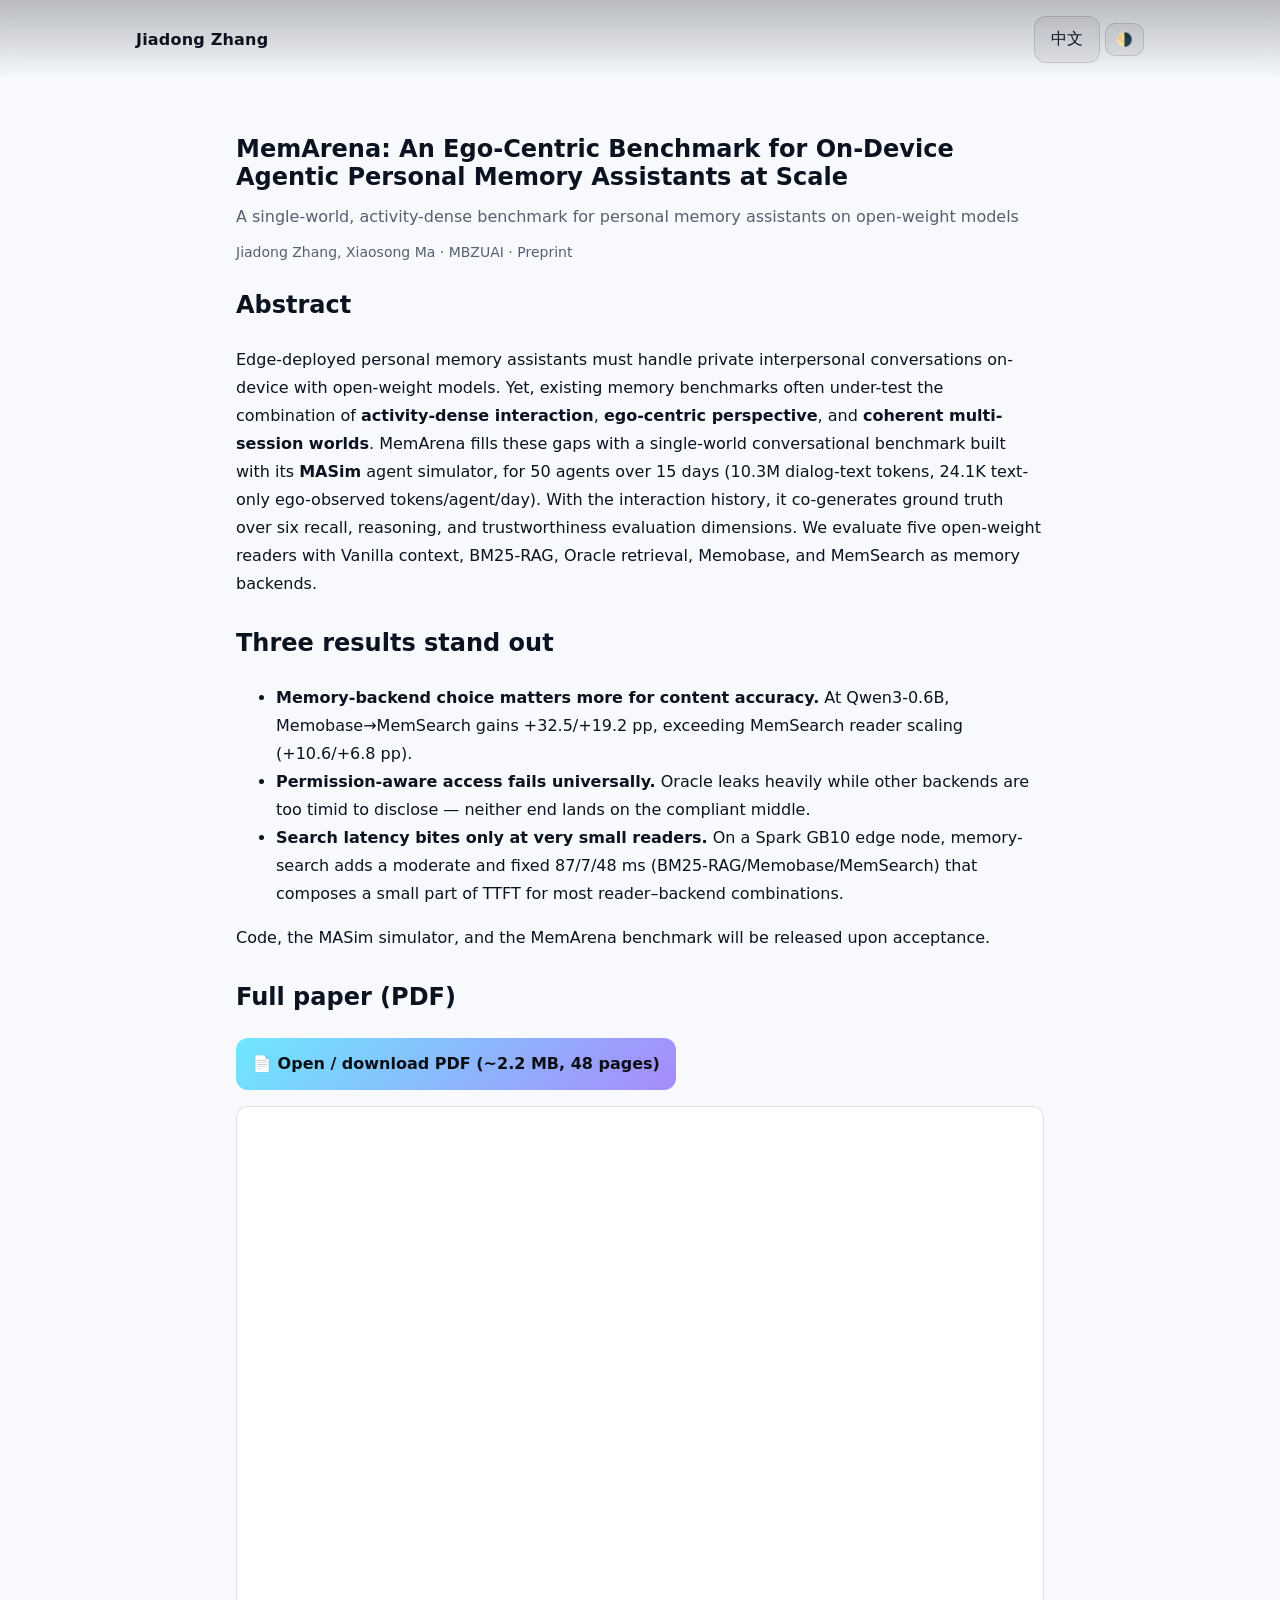
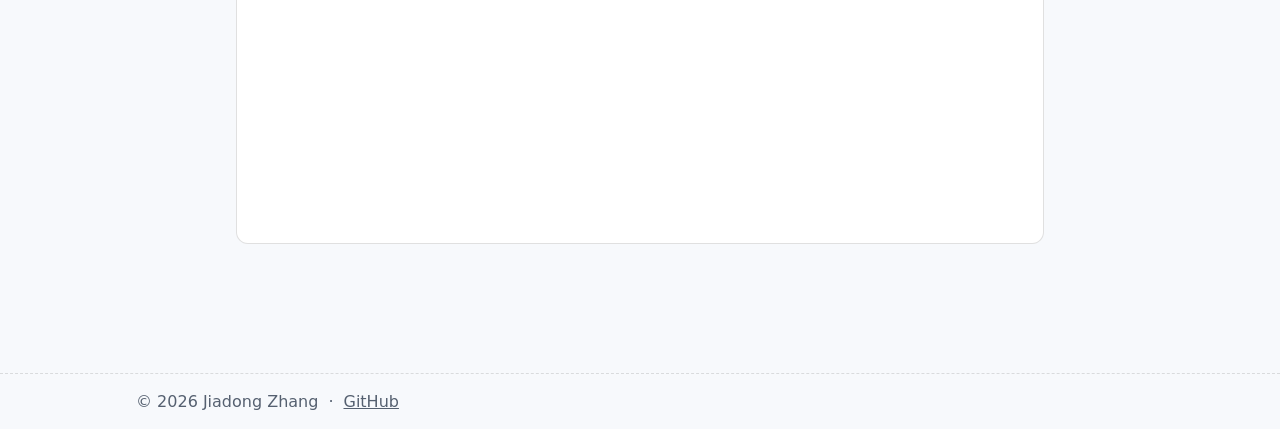
<file: en/posts/memarena.html>
<!doctype html>
<html lang="en-US">
  <head>
    <meta charset="utf-8" />
    <meta name="viewport" content="width=device-width, initial-scale=1" />
    <title>MemArena: An Ego-Centric Benchmark for On-Device Agentic Personal Memory Assistants at Scale</title>
    <meta name="description" content="MemArena is an ego-centric, activity-dense, single-world conversational benchmark for on-device personal memory assistants on open-weight models." />
    <link rel="icon" href="../../assets/favicon.svg" />
    <link rel="alternate" hreflang="zh-CN" href="../../posts/memarena.html" />
    <link rel="alternate" hreflang="en" href="./memarena.html" />
    <link rel="stylesheet" href="../../assets/style.css" />
  </head>
  <body>
    <header class="site-header">
      <nav class="nav">
        <div class="brand"><a href="../../index.html" style="text-decoration:none;color:inherit">Jiadong Zhang</a></div>
        <div class="nav-actions">
          <a class="btn" href="../../posts/memarena.html" aria-label="中文">中文</a>
          <button id="themeToggle" aria-label="Toggle Theme">🌗</button>
        </div>
      </nav>
    </header>

    <main class="container">
      <article>
        <header class="post-header">
          <h1>MemArena: An Ego-Centric Benchmark for On-Device Agentic Personal Memory Assistants at Scale</h1>
          <p class="desc">A single-world, activity-dense benchmark for personal memory assistants on open-weight models</p>
        </header>
        <p class="paper-meta">Jiadong Zhang, Xiaosong Ma · MBZUAI · Preprint</p>

        <section class="post-content">
          <h2>Abstract</h2>
          <p>Edge-deployed personal memory assistants must handle private interpersonal conversations on-device with open-weight models. Yet, existing memory benchmarks often under-test the combination of <strong>activity-dense interaction</strong>, <strong>ego-centric perspective</strong>, and <strong>coherent multi-session worlds</strong>. MemArena fills these gaps with a single-world conversational benchmark built with its <strong>MASim</strong> agent simulator, for 50 agents over 15 days (10.3M dialog-text tokens, 24.1K text-only ego-observed tokens/agent/day). With the interaction history, it co-generates ground truth over six recall, reasoning, and trustworthiness evaluation dimensions. We evaluate five open-weight readers with Vanilla context, BM25-RAG, Oracle retrieval, Memobase, and MemSearch as memory backends.</p>

          <h2>Three results stand out</h2>
          <ul>
            <li><strong>Memory-backend choice matters more for content accuracy.</strong> At Qwen3-0.6B, Memobase→MemSearch gains +32.5/+19.2 pp, exceeding MemSearch reader scaling (+10.6/+6.8 pp).</li>
            <li><strong>Permission-aware access fails universally.</strong> Oracle leaks heavily while other backends are too timid to disclose — neither end lands on the compliant middle.</li>
            <li><strong>Search latency bites only at very small readers.</strong> On a Spark GB10 edge node, memory-search adds a moderate and fixed 87/7/48 ms (BM25-RAG/Memobase/MemSearch) that composes a small part of TTFT for most reader–backend combinations.</li>
          </ul>
          <p>Code, the MASim simulator, and the MemArena benchmark will be released upon acceptance.</p>

          <h2>Full paper (PDF)</h2>
          <div class="paper-actions">
            <a class="btn primary" href="../../papers/memarena-preprint.pdf" target="_blank" rel="noopener">📄 Open / download PDF (~2.2 MB, 48 pages)</a>
          </div>
          <iframe class="pdf-embed" src="../../papers/memarena-preprint.pdf" title="MemArena preprint full-text PDF">
            Your browser cannot display the embedded PDF. Please use the button above to open or download it.
          </iframe>
        </section>
      </article>
    </main>

    <footer class="site-footer">
      <div class="footer-inner">
        <span>© 2026 Jiadong Zhang</span>
        <span>·</span>
        <a href="https://github.com/dereksodo/dereksodo.github.io" target="_blank" rel="noopener">GitHub</a>
      </div>
    </footer>

    <script src="../../assets/script.js"></script>
  </body>
</html>
</file>
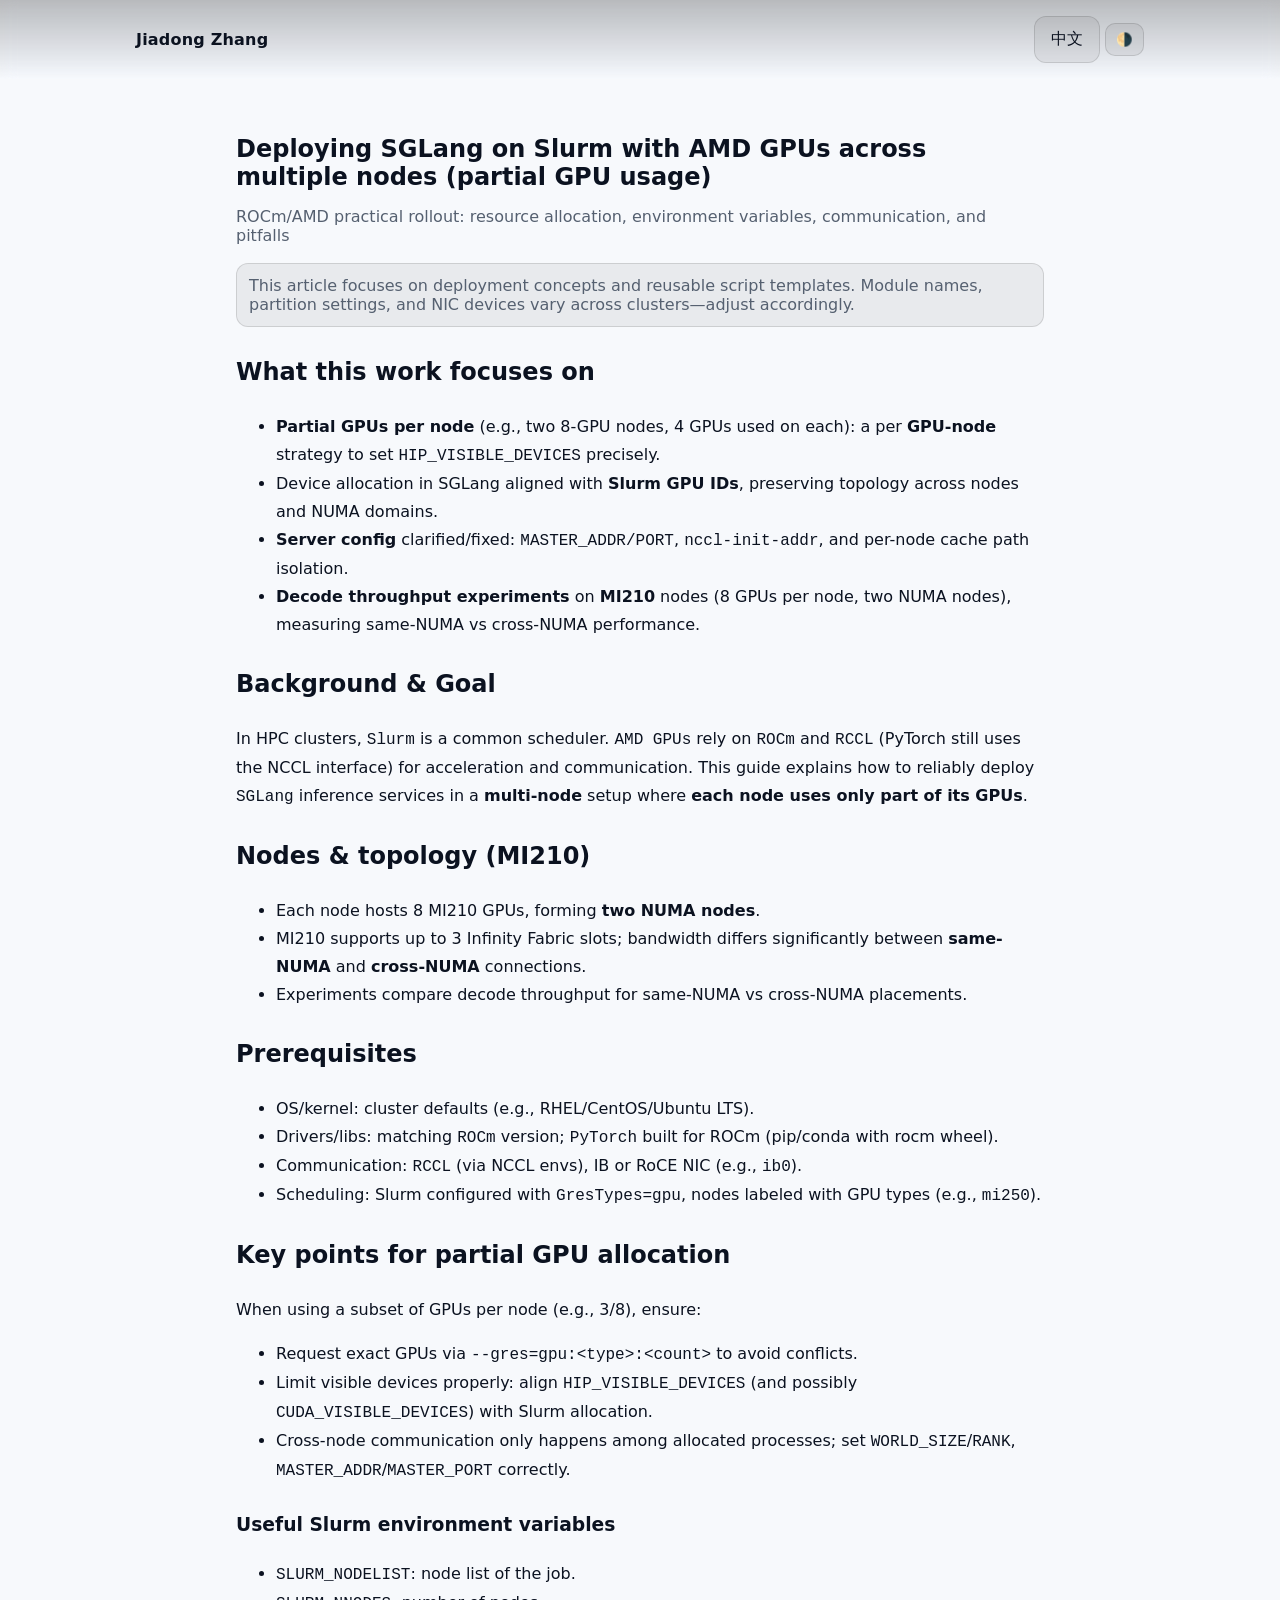
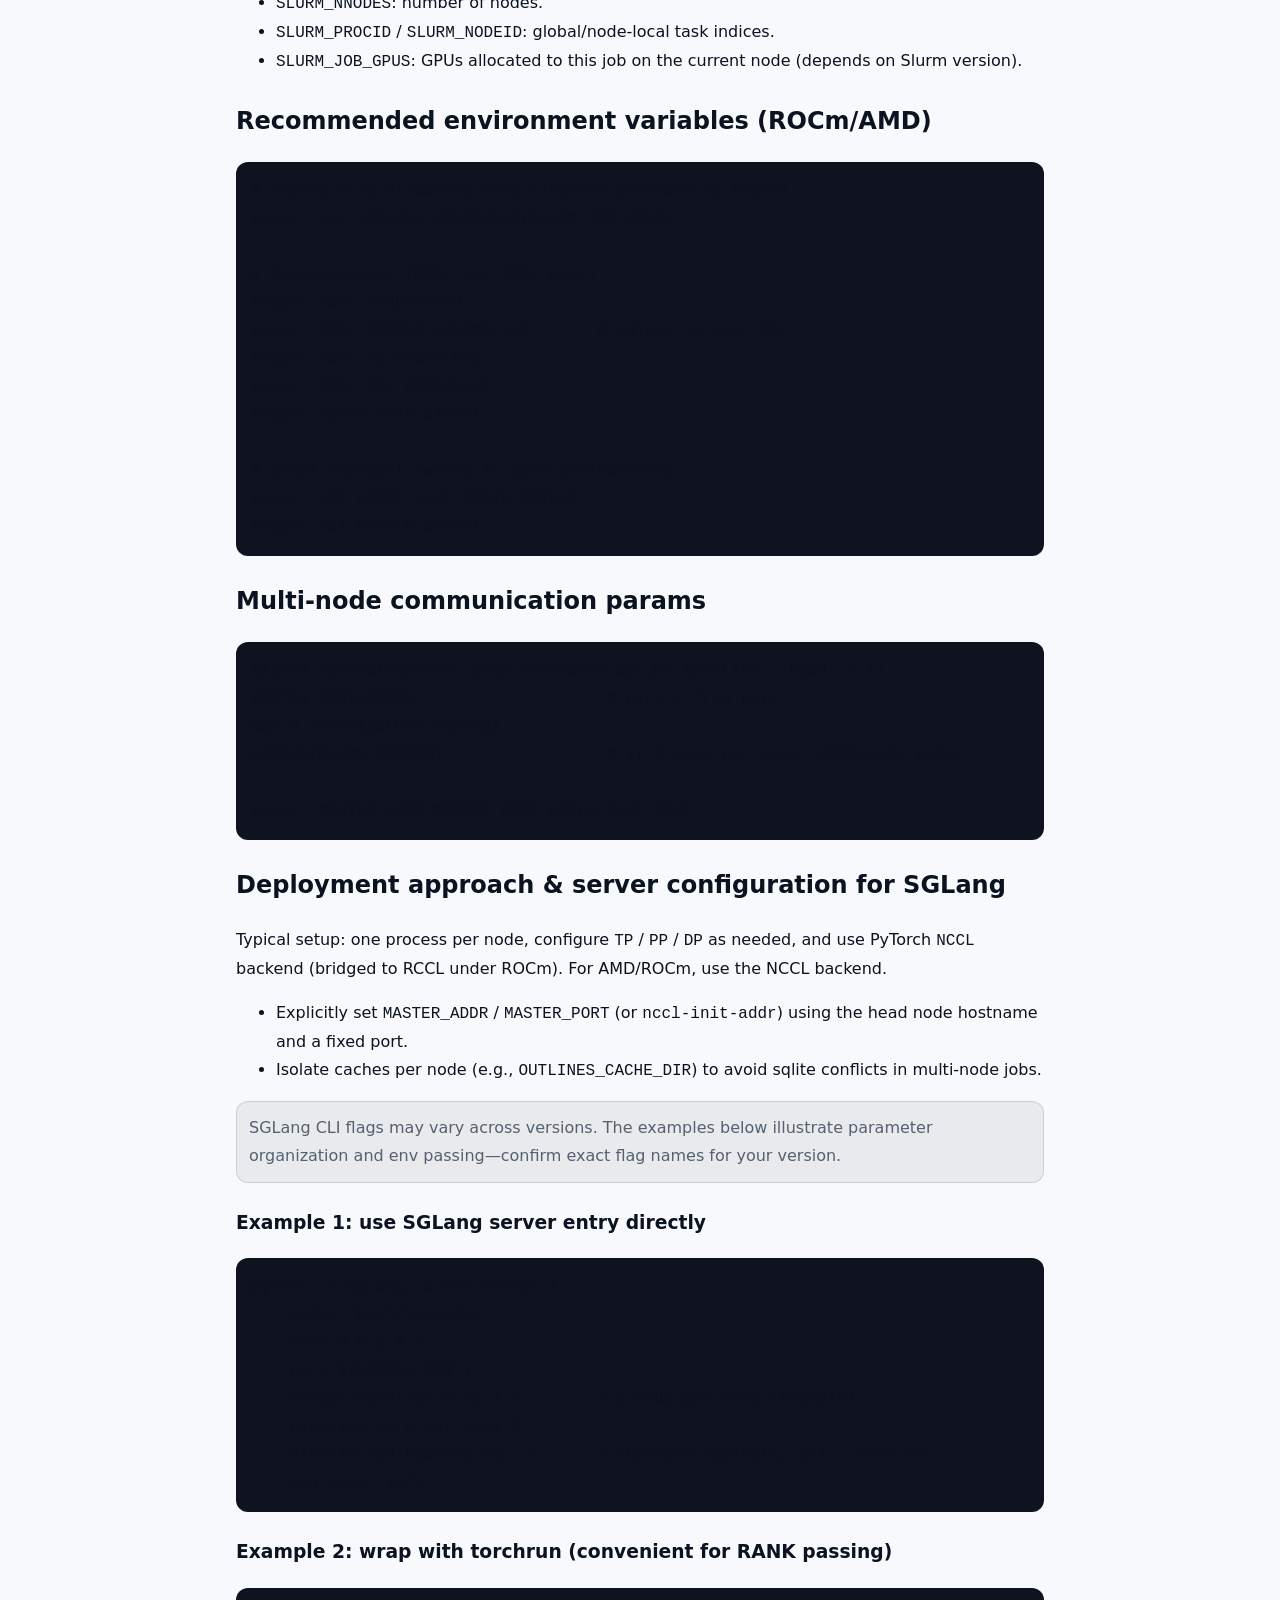
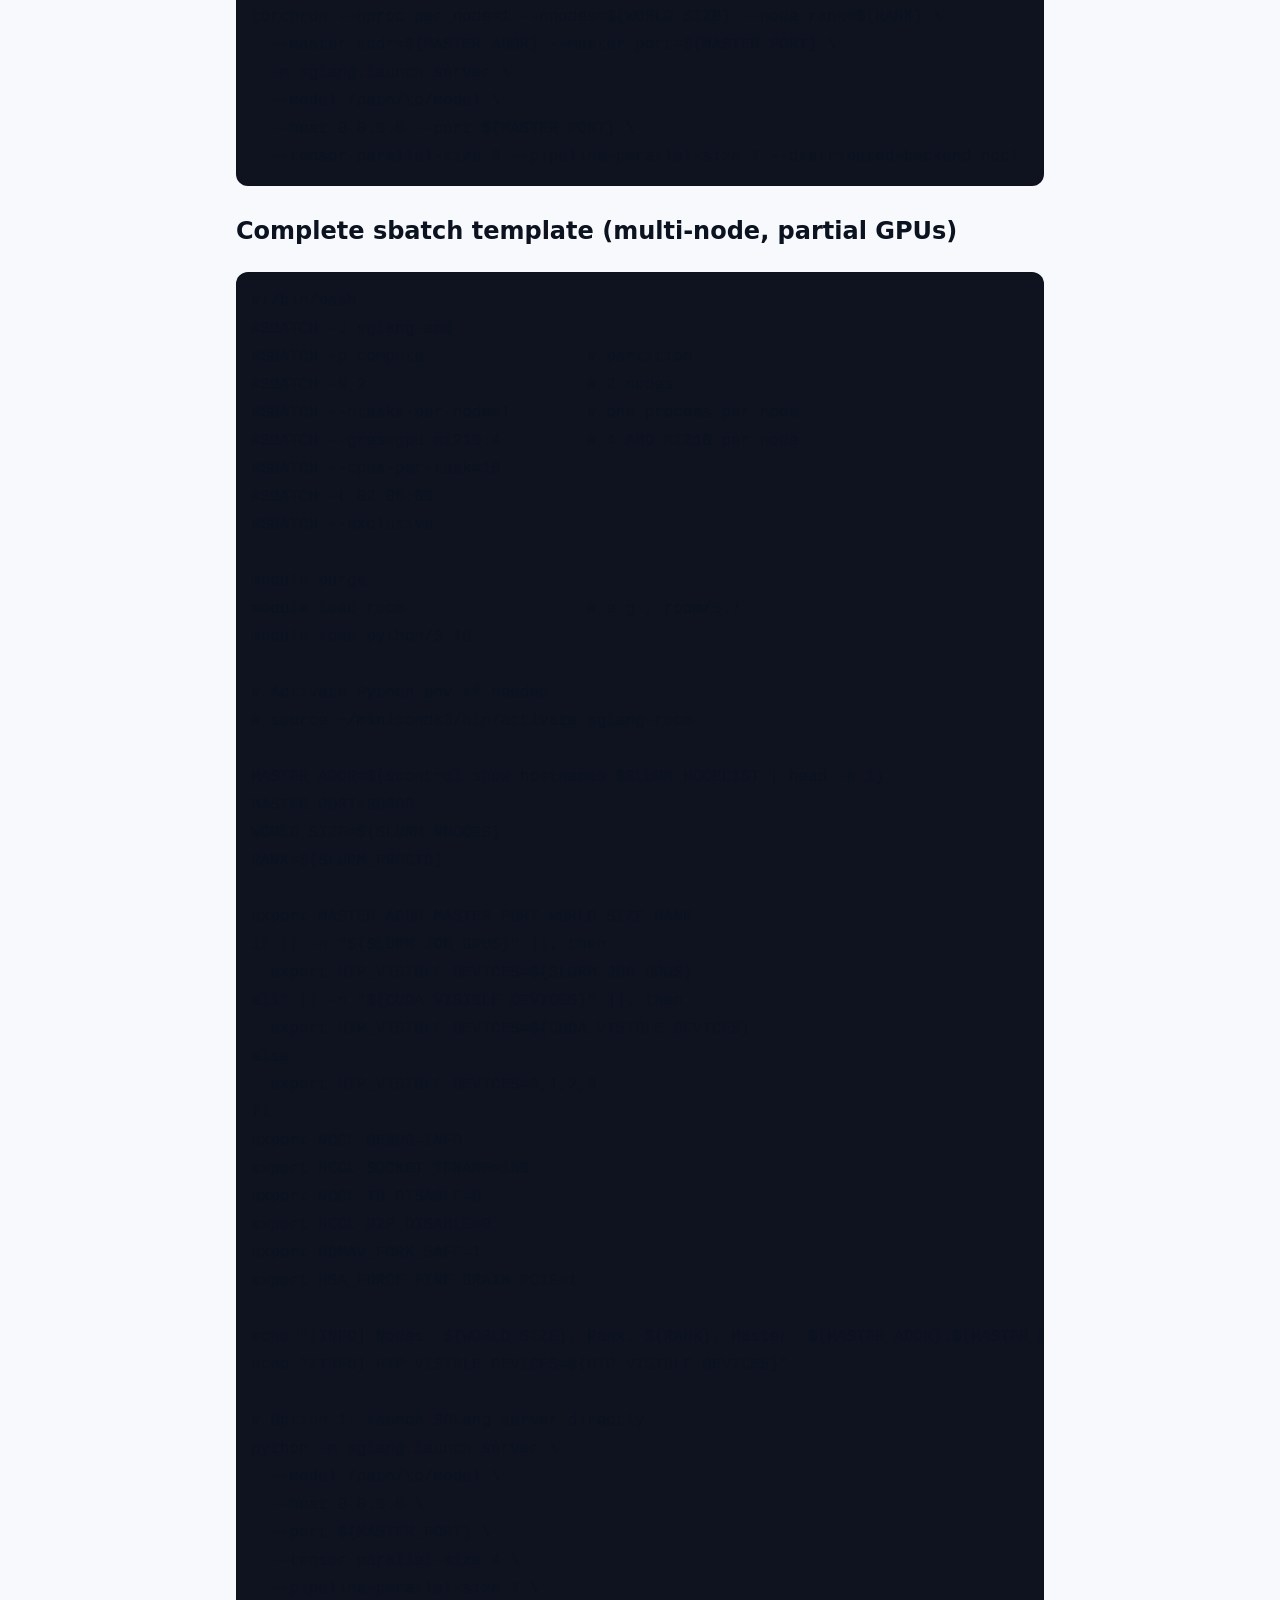
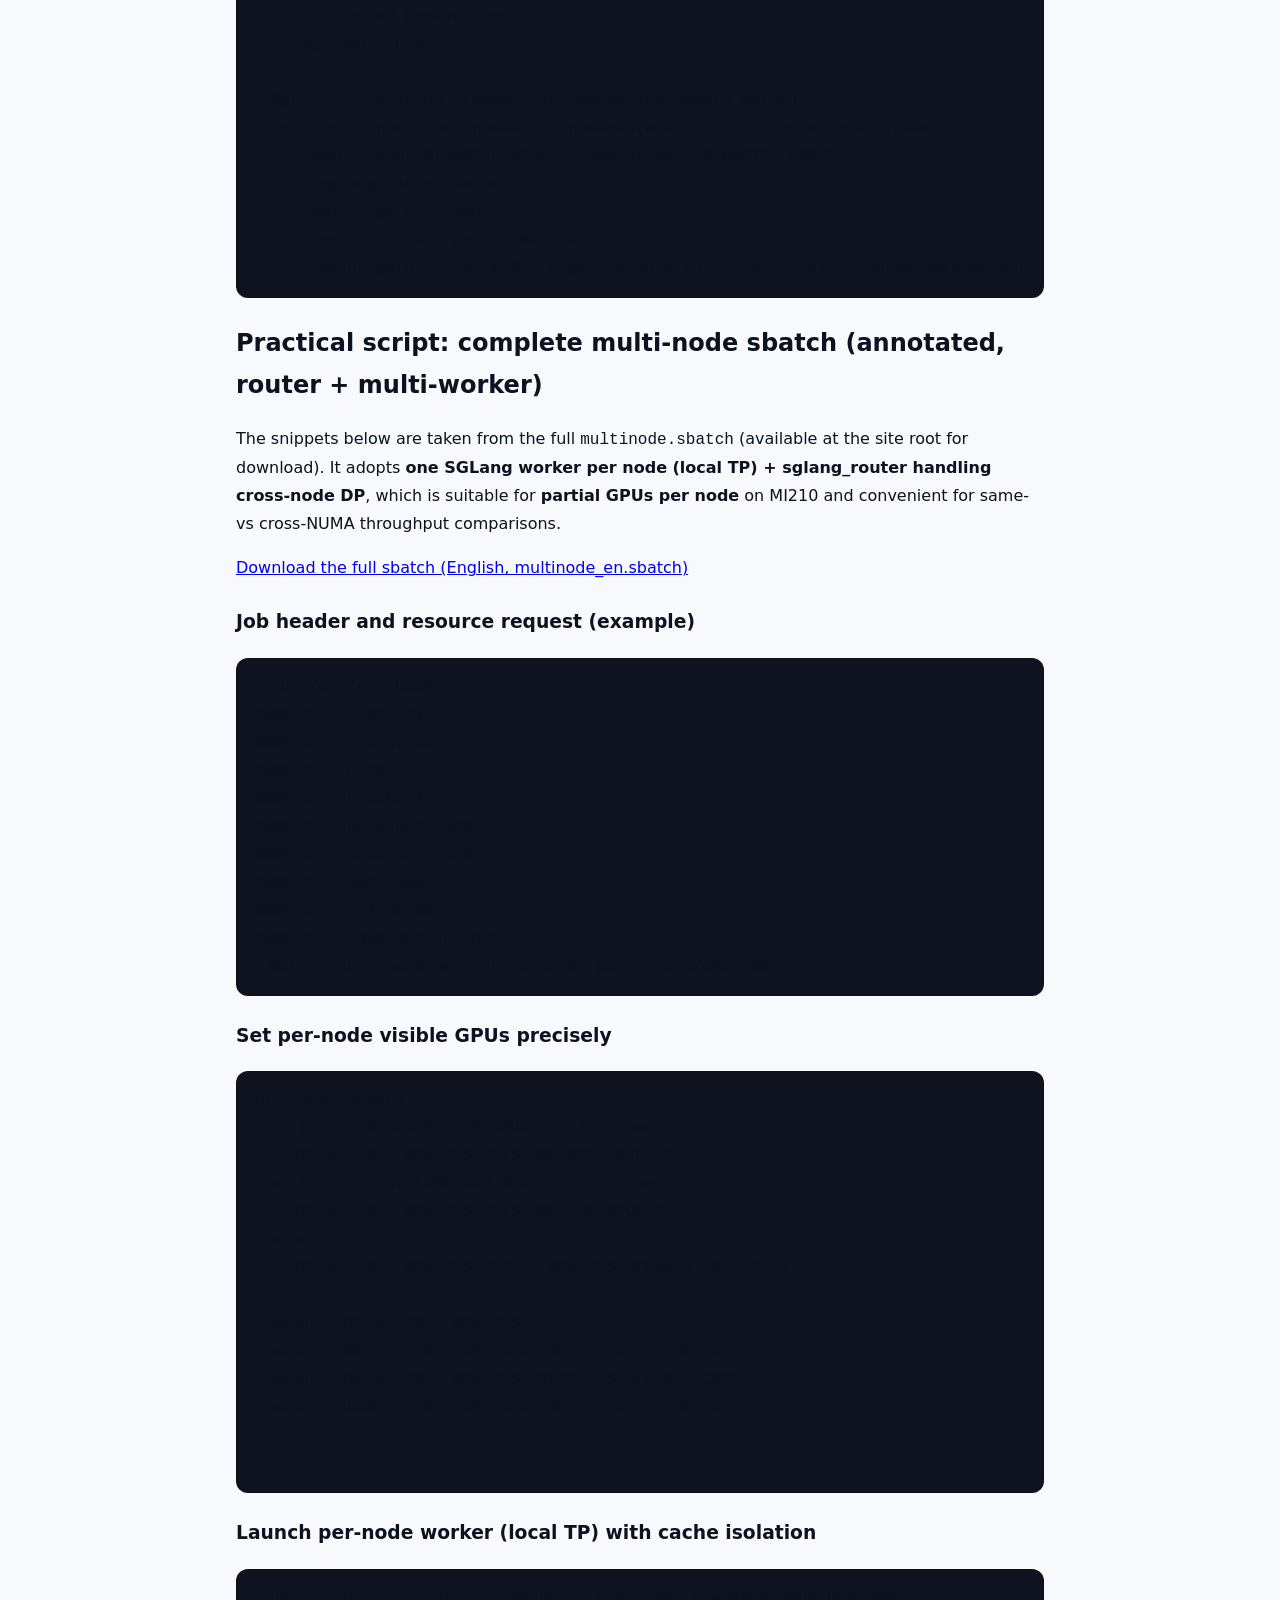
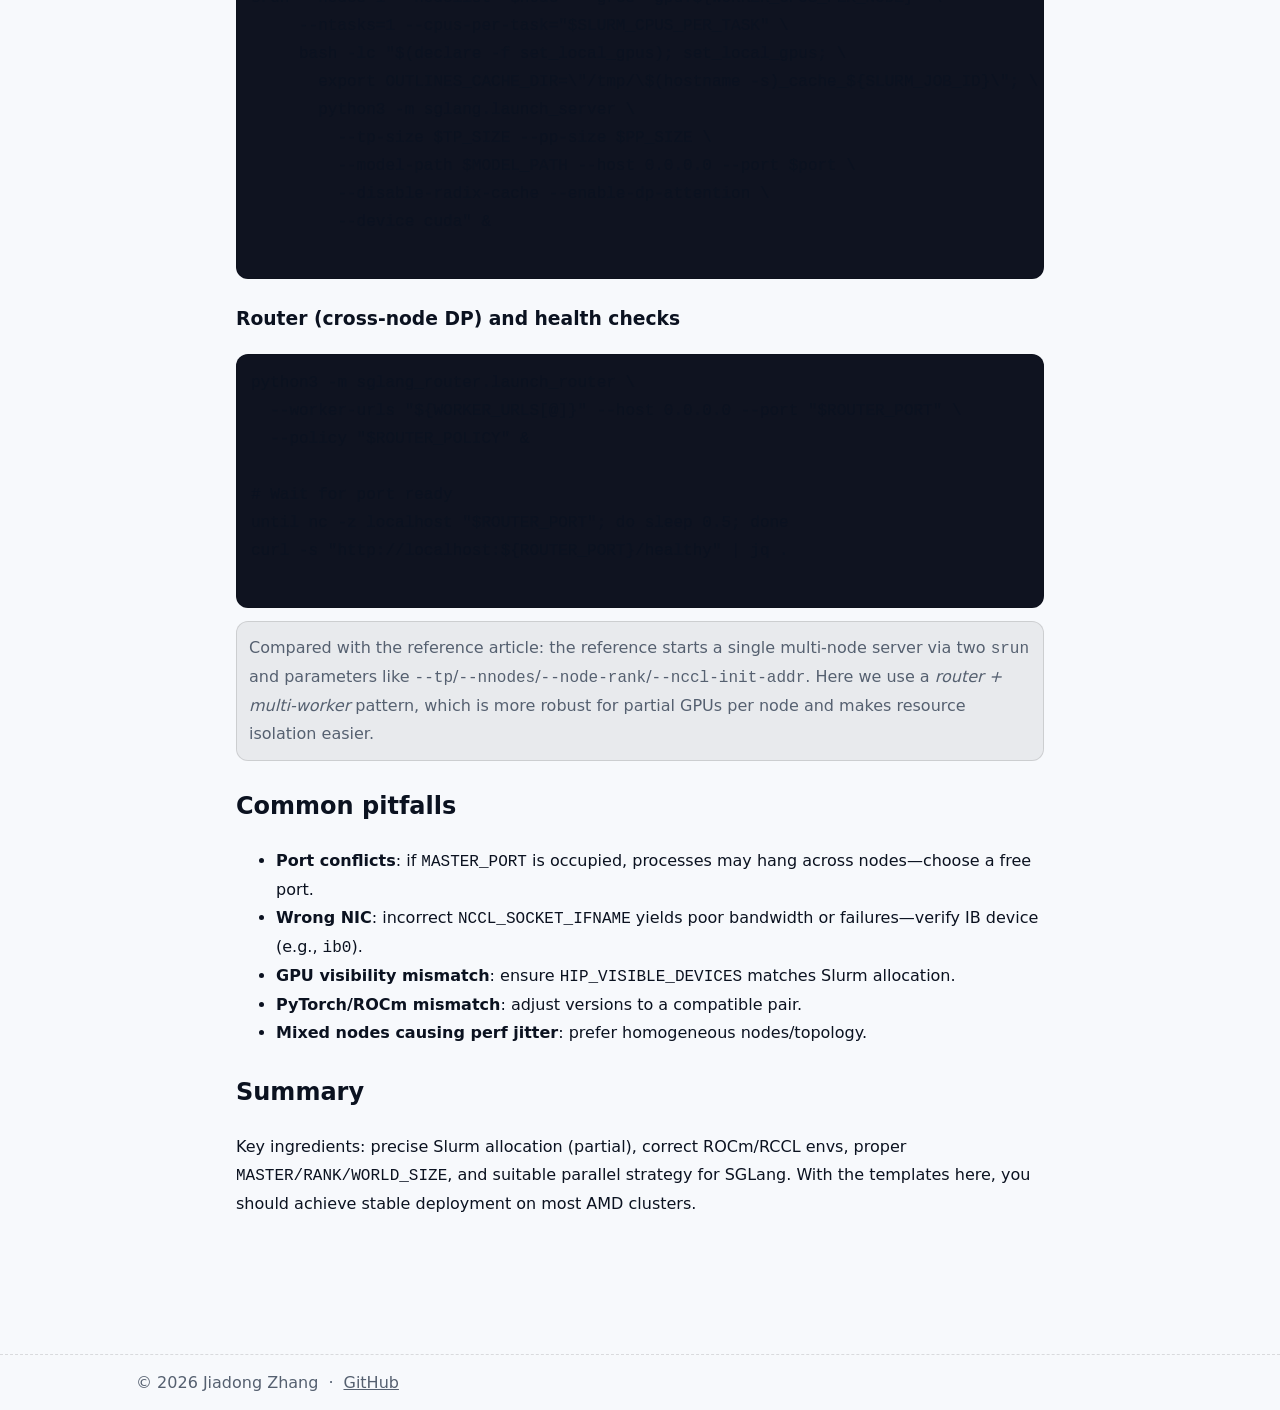
<file: en/posts/sglang-slurm-amd.html>
<!doctype html>
<html lang="en-US">
  <head>
    <meta charset="utf-8" />
    <meta name="viewport" content="width=device-width, initial-scale=1" />
    <title>SGLang on Slurm with AMD GPUs: multi-node, partial GPU usage</title>
    <meta name="description" content="Deploy SGLang (ROCm/AMD) across multiple nodes on Slurm when GPUs are not fully utilized per node." />
    <link rel="icon" href="../../assets/favicon.svg" />
    <link rel="alternate" hreflang="zh-CN" href="../../posts/sglang-slurm-amd.html" />
    <link rel="alternate" hreflang="en" href="./sglang-slurm-amd.html" />
    <link rel="stylesheet" href="../../assets/style.css" />
  </head>
  <body>
    <header class="site-header">
      <nav class="nav">
        <div class="brand"><a href="../../index.html" style="text-decoration:none;color:inherit">Jiadong Zhang</a></div>
        <div class="nav-actions">
          <a class="btn" href="../../posts/sglang-slurm-amd.html" aria-label="中文">中文</a>
          <button id="themeToggle" aria-label="Toggle Theme">🌗</button>
        </div>
      </nav>
    </header>

    <main class="container">
      <article>
        <header class="post-header">
          <h1>Deploying SGLang on Slurm with AMD GPUs across multiple nodes (partial GPU usage)</h1>
          <p class="desc">ROCm/AMD practical rollout: resource allocation, environment variables, communication, and pitfalls</p>
        </header>
        <div class="tip">This article focuses on deployment concepts and reusable script templates. Module names, partition settings, and NIC devices vary across clusters—adjust accordingly.</div>

        <section class="post-content">
          <h2>What this work focuses on</h2>
          <ul>
            <li><strong>Partial GPUs per node</strong> (e.g., two 8-GPU nodes, 4 GPUs used on each): a per <strong>GPU-node</strong> strategy to set <code>HIP_VISIBLE_DEVICES</code> precisely.</li>
            <li>Device allocation in SGLang aligned with <strong>Slurm GPU IDs</strong>, preserving topology across nodes and NUMA domains.</li>
            <li><strong>Server config</strong> clarified/fixed: <code>MASTER_ADDR/PORT</code>, <code>nccl-init-addr</code>, and per-node cache path isolation.</li>
            <li><strong>Decode throughput experiments</strong> on <strong>MI210</strong> nodes (8 GPUs per node, two NUMA nodes), measuring same-NUMA vs cross-NUMA performance.</li>
          </ul>

        <section class="post-content">
          <h2>Background & Goal</h2>
          <p>In HPC clusters, <code>Slurm</code> is a common scheduler. <code>AMD GPUs</code> rely on <code>ROCm</code> and <code>RCCL</code> (PyTorch still uses the NCCL interface) for acceleration and communication. This guide explains how to reliably deploy <code>SGLang</code> inference services in a <strong>multi-node</strong> setup where <strong>each node uses only part of its GPUs</strong>.</p>

          <h2>Nodes & topology (MI210)</h2>
          <ul>
            <li>Each node hosts 8 MI210 GPUs, forming <strong>two NUMA nodes</strong>.</li>
            <li>MI210 supports up to 3 Infinity Fabric slots; bandwidth differs significantly between <strong>same-NUMA</strong> and <strong>cross-NUMA</strong> connections.</li>
            <li>Experiments compare decode throughput for same-NUMA vs cross-NUMA placements.</li>
          </ul>

          <h2>Prerequisites</h2>
          <ul>
            <li>OS/kernel: cluster defaults (e.g., RHEL/CentOS/Ubuntu LTS).</li>
            <li>Drivers/libs: matching <code>ROCm</code> version; <code>PyTorch</code> built for ROCm (pip/conda with rocm wheel).</li>
            <li>Communication: <code>RCCL</code> (via NCCL envs), IB or RoCE NIC (e.g., <code>ib0</code>).</li>
            <li>Scheduling: Slurm configured with <code>GresTypes=gpu</code>, nodes labeled with GPU types (e.g., <code>mi250</code>).</li>
          </ul>

          <h2>Key points for partial GPU allocation</h2>
          <p>When using a subset of GPUs per node (e.g., 3/8), ensure:</p>
          <ul>
            <li>Request exact GPUs via <code>--gres=gpu:&lt;type&gt;:&lt;count&gt;</code> to avoid conflicts.</li>
            <li>Limit visible devices properly: align <code>HIP_VISIBLE_DEVICES</code> (and possibly <code>CUDA_VISIBLE_DEVICES</code>) with Slurm allocation.</li>
            <li>Cross-node communication only happens among allocated processes; set <code>WORLD_SIZE</code>/<code>RANK</code>, <code>MASTER_ADDR</code>/<code>MASTER_PORT</code> correctly.</li>
          </ul>

          <h3>Useful Slurm environment variables</h3>
          <ul>
            <li><code>SLURM_NODELIST</code>: node list of the job.</li>
            <li><code>SLURM_NNODES</code>: number of nodes.</li>
            <li><code>SLURM_PROCID</code> / <code>SLURM_NODEID</code>: global/node-local task indices.</li>
            <li><code>SLURM_JOB_GPUS</code>: GPUs allocated to this job on the current node (depends on Slurm version).</li>
          </ul>

          <h2>Recommended environment variables (ROCm/AMD)</h2>
          <pre><code class="language-bash"># Expose only allocated GPUs (indices provided by Slurm)
export HIP_VISIBLE_DEVICES=${SLURM_JOB_GPUS}

# Communication (RCCL via NCCL envs)
export NCCL_DEBUG=INFO
export NCCL_SOCKET_IFNAME=ib0       # adjust to your NIC
export NCCL_IB_DISABLE=0
export NCCL_P2P_DISABLE=0
export RDMAV_FORK_SAFE=1

# Stability/perf tweaks in some environments
export HSA_FORCE_FINE_GRAIN_PCIE=1
export HSA_ENABLE_SDMA=1
</code></pre>

          <h2>Multi-node communication params</h2>
          <pre><code class="language-bash">MASTER_ADDR=$(scontrol show hostnames $SLURM_NODELIST | head -n 1)
MASTER_PORT=30000                    # pick a free port
WORLD_SIZE=${SLURM_NNODES}
RANK=${SLURM_PROCID}                 # if 1 task per node, RANK=node index

export MASTER_ADDR MASTER_PORT WORLD_SIZE RANK
</code></pre>

          <h2>Deployment approach & server configuration for SGLang</h2>
          <p>Typical setup: one process per node, configure <code>TP</code> / <code>PP</code> / <code>DP</code> as needed, and use PyTorch <code>NCCL</code> backend (bridged to RCCL under ROCm). For AMD/ROCm, use the NCCL backend.</p>
          <ul>
            <li>Explicitly set <code>MASTER_ADDR</code> / <code>MASTER_PORT</code> (or <code>nccl-init-addr</code>) using the head node hostname and a fixed port.</li>
            <li>Isolate caches per node (e.g., <code>OUTLINES_CACHE_DIR</code>) to avoid sqlite conflicts in multi-node jobs.</li>
          </ul>

          <div class="tip">SGLang CLI flags may vary across versions. The examples below illustrate parameter organization and env passing—confirm exact flag names for your version.</div>

          <h3>Example 1: use SGLang server entry directly</h3>
          <pre><code class="language-bash">python -m sglang.launch_server \
  --model /path/to/model \
  --host 0.0.0.0 \
  --port ${MASTER_PORT} \
  --tensor-parallel-size 3 \        # 3 GPUs per node (example)
  --pipeline-parallel-size 1 \
  --distributed-backend nccl \      # AMD/ROCm typically still uses nccl
  --log-level info
</code></pre>

          <h3>Example 2: wrap with torchrun (convenient for RANK passing)</h3>
          <pre><code class="language-bash">torchrun --nproc_per_node=1 --nnodes=${WORLD_SIZE} --node_rank=${RANK} \
  --master_addr=${MASTER_ADDR} --master_port=${MASTER_PORT} \
  -m sglang.launch_server \
  --model /path/to/model \
  --host 0.0.0.0 --port ${MASTER_PORT} \
  --tensor-parallel-size 3 --pipeline-parallel-size 1 --distributed-backend nccl
</code></pre>

          <h2>Complete sbatch template (multi-node, partial GPUs)</h2>
          <pre><code class="language-bash">#!/bin/bash
#SBATCH -J sglang-amd
#SBATCH -p compute                 # partition
#SBATCH -N 2                       # 2 nodes
#SBATCH --ntasks-per-node=1        # one process per node
#SBATCH --gres=gpu:mi210:4         # 4 AMD MI210 per node
#SBATCH --cpus-per-task=16
#SBATCH -t 02:00:00
#SBATCH --exclusive

module purge
module load rocm                   # e.g., rocm/5.7
module load python/3.10

# Activate Python env if needed
# source ~/miniconda3/bin/activate sglang-rocm

MASTER_ADDR=$(scontrol show hostnames $SLURM_NODELIST | head -n 1)
MASTER_PORT=30000
WORLD_SIZE=${SLURM_NNODES}
RANK=${SLURM_PROCID}

export MASTER_ADDR MASTER_PORT WORLD_SIZE RANK
if [[ -n "${SLURM_JOB_GPUS}" ]]; then
  export HIP_VISIBLE_DEVICES=${SLURM_JOB_GPUS}
elif [[ -n "${CUDA_VISIBLE_DEVICES}" ]]; then
  export HIP_VISIBLE_DEVICES=${CUDA_VISIBLE_DEVICES}
else
  export HIP_VISIBLE_DEVICES=0,1,2,3
fi
export NCCL_DEBUG=INFO
export NCCL_SOCKET_IFNAME=ib0
export NCCL_IB_DISABLE=0
export NCCL_P2P_DISABLE=0
export RDMAV_FORK_SAFE=1
export HSA_FORCE_FINE_GRAIN_PCIE=1

echo "[INFO] Nodes: ${WORLD_SIZE}, Rank: ${RANK}, Master: ${MASTER_ADDR}:${MASTER_PORT}"
echo "[INFO] HIP_VISIBLE_DEVICES=${HIP_VISIBLE_DEVICES}"

# Option 1: launch SGLang server directly
python -m sglang.launch_server \
  --model /path/to/model \
  --host 0.0.0.0 \
  --port ${MASTER_PORT} \
  --tensor-parallel-size 4 \
  --pipeline-parallel-size 1 \
  --distributed-backend nccl \
  --log-level info

# Option 2: torchrun (comment out above and enable below)
# torchrun --nproc_per_node=1 --nnodes=${WORLD_SIZE} --node_rank=${RANK} \
#   --master_addr=${MASTER_ADDR} --master_port=${MASTER_PORT} \
#   -m sglang.launch_server \
#   --model /path/to/model \
#   --host 0.0.0.0 --port ${MASTER_PORT} \
#   --tensor-parallel-size 3 --pipeline-parallel-size 1 --distributed-backend nccl
</code></pre>

          <h2>Practical script: complete multi-node sbatch (annotated, router + multi-worker)</h2>
          <p>The snippets below are taken from the full <code>multinode.sbatch</code> (available at the site root for download). It adopts <strong>one SGLang worker per node (local TP) + sglang_router handling cross-node DP</strong>, which is suitable for <strong>partial GPUs per node</strong> on MI210 and convenient for same- vs cross-NUMA throughput comparisons.</p>
          <p><a href="/multinode_en.sbatch" download>Download the full sbatch (English, multinode_en.sbatch)</a></p>

          <h3>Job header and resource request (example)</h3>
          <pre><code class="language-bash">#!/usr/bin/env bash
#SBATCH -p faculty
#SBATCH --qos=gtqos
#SBATCH --nodes 2
#SBATCH --ntasks=2
#SBATCH --gpus-per-node=4
#SBATCH --cpus-per-task=64
#SBATCH --mem=256G
#SBATCH -t 12:00:00
#SBATCH -J qwen30b_tp4_dp2
# Note: tune these per your cluster partitions/CPU/memory.</code></pre>

          <h3>Set per-node visible GPUs precisely</h3>
          <pre><code class="language-bash">set_local_gpus() {
  if [[ -n "${SLURM_STEP_GPUS:-}" ]]; then
    HIP_VISIBLE_DEVICES="${SLURM_STEP_GPUS}"
  elif [[ -n "${SLURM_JOB_GPUS:-}" ]]; then
    HIP_VISIBLE_DEVICES="${SLURM_JOB_GPUS}"
  else
    HIP_VISIBLE_DEVICES="${HIP_DEVICES_DEFAULT:-0,1,2,3}"
  fi
  export HIP_VISIBLE_DEVICES
  export ROCR_VISIBLE_DEVICES="$HIP_VISIBLE_DEVICES"
  export HSA_VISIBLE_DEVICES="$HIP_VISIBLE_DEVICES"
  export CUDA_VISIBLE_DEVICES="$HIP_VISIBLE_DEVICES"
}
          </code></pre>

          <h3>Launch per-node worker (local TP) with cache isolation</h3>
          <pre><code class="language-bash">srun --nodes=1 --nodelist="$node" --gres="gpu:${WORKER_GPUS_PER_NODE}" \
     --ntasks=1 --cpus-per-task="$SLURM_CPUS_PER_TASK" \
     bash -lc "$(declare -f set_local_gpus); set_local_gpus; \
       export OUTLINES_CACHE_DIR=\"/tmp/\$(hostname -s)_cache_${SLURM_JOB_ID}\"; \
       python3 -m sglang.launch_server \
         --tp-size $TP_SIZE --pp-size $PP_SIZE \
         --model-path $MODEL_PATH --host 0.0.0.0 --port $port \
         --disable-radix-cache --enable-dp-attention \
         --device cuda" &
          </code></pre>

          <h3>Router (cross-node DP) and health checks</h3>
          <pre><code class="language-bash">python3 -m sglang_router.launch_router \
  --worker-urls "${WORKER_URLS[@]}" --host 0.0.0.0 --port "$ROUTER_PORT" \
  --policy "$ROUTER_POLICY" &

# Wait for port ready
until nc -z localhost "$ROUTER_PORT"; do sleep 0.5; done
curl -s "http://localhost:${ROUTER_PORT}/healthy" | jq .
          </code></pre>

          <div class="tip">Compared with the reference article: the reference starts a single multi-node server via two <code>srun</code> and parameters like <code>--tp</code>/<code>--nnodes</code>/<code>--node-rank</code>/<code>--nccl-init-addr</code>. Here we use a <em>router + multi-worker</em> pattern, which is more robust for partial GPUs per node and makes resource isolation easier.</div>

          <h2>Common pitfalls</h2>
          <ul>
            <li><strong>Port conflicts</strong>: if <code>MASTER_PORT</code> is occupied, processes may hang across nodes—choose a free port.</li>
            <li><strong>Wrong NIC</strong>: incorrect <code>NCCL_SOCKET_IFNAME</code> yields poor bandwidth or failures—verify IB device (e.g., <code>ib0</code>).</li>
            <li><strong>GPU visibility mismatch</strong>: ensure <code>HIP_VISIBLE_DEVICES</code> matches Slurm allocation.</li>
            <li><strong>PyTorch/ROCm mismatch</strong>: adjust versions to a compatible pair.</li>
            <li><strong>Mixed nodes causing perf jitter</strong>: prefer homogeneous nodes/topology.</li>
          </ul>

          <h2>Summary</h2>
          <p>Key ingredients: precise Slurm allocation (partial), correct ROCm/RCCL envs, proper <code>MASTER/RANK/WORLD_SIZE</code>, and suitable parallel strategy for SGLang. With the templates here, you should achieve stable deployment on most AMD clusters.</p>
        </section>
      </article>
    </main>

    <footer class="site-footer">
      <div class="footer-inner">
        <span>© 2026 Jiadong Zhang</span>
        <span>·</span>
        <a href="https://github.com/dereksodo/dereksodo.github.io" target="_blank" rel="noopener">GitHub</a>
      </div>
    </footer>

    <script src="../../assets/script.js"></script>
  </body>
</html>
</file>
<file: assets/home.css>
/* Homepage: profile column on the left, CV "paper" pinned on the right.
   Palette taken from the portrait: oxford-shirt blue canvas, blazer navy ink. */
:root {
  --canvas: #e9eff7;
  --ink: #16204a;
  --ink-soft: #4b5677;
  --rule: #c9d3e3;
  --link: #22449c;
  --paper: #ffffff;
  --paper-ink: #1b1d24;
  --paper-muted: #50566a;
  --paper-rule: #1b1d24;
  --paper-link: #22449c;
  --shadow: 0 1px 2px rgba(22, 32, 74, 0.08), 0 14px 36px -10px rgba(22, 32, 74, 0.22);
  --sans: "Instrument Sans", system-ui, -apple-system, "Segoe UI", Roboto, sans-serif;
  --serif: "Source Serif 4", Georgia, "Times New Roman", serif;
  color-scheme: light;
}

[data-theme="dark"] {
  --canvas: #0f1530;
  --ink: #e6ebf6;
  --ink-soft: #a3adc6;
  --rule: #28325a;
  --link: #a9c4f0;
  --paper: #182044;
  --paper-ink: #e6ebf6;
  --paper-muted: #aab3c9;
  --paper-rule: #7d89ad;
  --paper-link: #a9c4f0;
  --shadow: 0 1px 2px rgba(0, 0, 0, 0.3), 0 18px 44px -14px rgba(0, 0, 0, 0.65);
  color-scheme: dark;
}

* { box-sizing: border-box; }

html { scroll-behavior: smooth; }
@media (prefers-reduced-motion: reduce) { html { scroll-behavior: auto; } }

body {
  margin: 0;
  background: var(--canvas);
  color: var(--ink);
  font-family: var(--sans);
  font-size: 17px;
  line-height: 1.6;
  -webkit-font-smoothing: antialiased;
}

a { color: var(--link); text-underline-offset: 3px; text-decoration-thickness: 1px; }
a:hover { text-decoration-thickness: 2px; }
:focus-visible { outline: 2px solid var(--link); outline-offset: 3px; border-radius: 2px; }

/* ---------- Page grid ---------- */
.shell {
  max-width: 1360px;
  margin: 0 auto;
  padding: 0 clamp(16px, 4vw, 48px);
  display: grid;
  grid-template-columns: minmax(0, 1fr) clamp(420px, 42vw, 580px);
  gap: clamp(40px, 5vw, 80px);
  align-items: start;
}

.profile { max-width: 640px; padding: 28px 0 56px; }

/* ---------- Top row: section links + theme toggle ---------- */
.topbar {
  display: flex;
  align-items: center;
  justify-content: space-between;
  gap: 16px;
  margin-bottom: clamp(32px, 6vh, 64px);
  font-size: 15px;
}
.topbar nav { display: flex; gap: 20px; flex-wrap: wrap; }
.topbar nav a { color: var(--ink-soft); text-decoration: none; }
.topbar nav a:hover { color: var(--ink); text-decoration: underline; }
.theme-toggle {
  display: grid;
  place-items: center;
  width: 36px;
  height: 36px;
  border: 1px solid var(--rule);
  border-radius: 50%;
  background: transparent;
  color: var(--ink);
  cursor: pointer;
}
.theme-toggle:hover { border-color: var(--ink-soft); }
.theme-toggle svg { width: 18px; height: 18px; }

/* ---------- Intro ---------- */
.intro-head {
  display: grid;
  grid-template-columns: 148px minmax(0, 1fr);
  gap: 28px;
  align-items: end;
  margin-bottom: 28px;
}
.portrait {
  display: block;
  width: 148px;
  height: 185px;
  object-fit: cover;
  border-radius: 4px;
  background: #fff;
}
.intro-head h1 {
  margin: 0 0 6px;
  font-size: clamp(34px, 4.2vw, 48px);
  font-weight: 600;
  line-height: 1.05;
  letter-spacing: -0.02em;
}
.role { margin: 0 0 14px; color: var(--ink-soft); }
.contact-links { display: flex; flex-wrap: wrap; gap: 6px 20px; margin: 0; padding: 0; list-style: none; font-size: 15.5px; }

.profile .about { margin-top: 0; }
.about p { margin: 0 0 1em; }

/* ---------- Sections ---------- */
.profile section { margin-top: 56px; scroll-margin-top: 24px; }
.profile h2 {
  margin: 0 0 20px;
  padding-bottom: 8px;
  border-bottom: 1px solid var(--rule);
  font-size: 22px;
  font-weight: 600;
  letter-spacing: -0.01em;
}

.pub h3 { margin: 0 0 6px; font-size: 18px; font-weight: 600; line-height: 1.35; }
.pub h3 a { color: var(--ink); text-decoration: none; }
.pub h3 a:hover { text-decoration: underline; }
.pub p { margin: 0 0 4px; }
.pub .authors { color: var(--ink-soft); }
.pub .authors strong { color: var(--ink); font-weight: 600; }
.pub .venue { font-weight: 600; color: var(--link); }
.pub .summary { margin-top: 8px; color: var(--ink-soft); font-size: 16px; }
.pub .pub-links { display: flex; gap: 18px; margin-top: 10px; font-size: 15.5px; }

.pub-note { margin: 28px 0 0; color: var(--ink-soft); font-size: 16px; }

.posts { margin: 0; padding: 0; list-style: none; }
.posts li {
  display: grid;
  grid-template-columns: 84px minmax(0, 1fr);
  gap: 16px;
  padding: 16px 0;
  border-top: 1px solid var(--rule);
}
.posts li:first-child { border-top: 0; padding-top: 0; }
.posts time { color: var(--ink-soft); font-size: 15px; font-variant-numeric: tabular-nums; padding-top: 1px; }
.posts .post-title { font-weight: 600; color: var(--ink); text-decoration: none; }
.posts .post-title:hover { text-decoration: underline; }
.posts p { margin: 4px 0 6px; color: var(--ink-soft); font-size: 16px; }
.posts .alt-lang { font-size: 15px; }

.page-foot { margin-top: 64px; color: var(--ink-soft); font-size: 14px; }
.page-foot a { color: inherit; }

/* ---------- CV panel ---------- */
.cv {
  position: sticky;
  top: 0;
  height: 100vh;
  height: 100dvh;
  padding: 24px 0;
  display: flex;
  flex-direction: column;
  scroll-margin-top: 0;
}
.cv-bar {
  display: flex;
  align-items: baseline;
  justify-content: space-between;
  gap: 12px;
  margin-bottom: 12px;
  font-size: 15px;
}
.cv-bar h2 { margin: 0; font-family: var(--serif); font-style: italic; font-weight: 400; font-size: 17px; color: var(--ink-soft); }
.cv-bar a { font-weight: 600; }

.cv-paper {
  flex: 1;
  min-height: 0;
  overflow-y: auto;
  overscroll-behavior: contain;
  scrollbar-width: thin;
  scrollbar-color: var(--rule) transparent;
  background: var(--paper);
  color: var(--paper-ink);
  box-shadow: var(--shadow);
  border-radius: 2px;
  padding: 40px 40px 44px;
  font-family: var(--serif);
  font-size: 14.5px;
  line-height: 1.45;
}
.cv-paper a { color: var(--paper-link); }
.cv-paper header { text-align: center; }
.cv-paper h1 { margin: 0 0 6px; font-size: 27px; font-weight: 700; line-height: 1.1; letter-spacing: 0; }
.cv-paper .contact { display: flex; flex-wrap: wrap; justify-content: center; gap: 2px 18px; font-size: 13px; color: var(--paper-muted); }
.cv-paper section { margin-top: 20px; }
.cv-paper h3 {
  margin: 0 0 8px;
  padding-bottom: 3px;
  border-bottom: 1px solid var(--paper-rule);
  font-size: 17px;
  font-weight: 700;
  font-variant-caps: small-caps;
  letter-spacing: 0.03em;
  line-height: 1.2;
}
.cv-paper .entry { margin: 0 0 12px; }
.cv-paper .entry:last-child { margin-bottom: 0; }
.cv-paper .entry-heading,
.cv-paper .entry-subheading { display: grid; grid-template-columns: minmax(0, 1fr) auto; gap: 12px; align-items: baseline; }
.cv-paper .entry-title,
.cv-paper .entry-place { font-weight: 700; }
.cv-paper .title-link { font-weight: 700; color: var(--paper-ink); }
.cv-paper .entry-place,
.cv-paper .entry-date { white-space: nowrap; }
.cv-paper .entry-role,
.cv-paper .entry-date { font-style: italic; }
.cv-paper .entry-url { font-size: 13px; }
.cv-paper ul { margin: 4px 0 0; padding-left: 18px; }
.cv-paper li { margin-bottom: 3px; }
.cv-paper .skill-line { margin: 0 0 4px; }

/* ---------- Narrow screens: CV drops below the profile ---------- */
@media (max-width: 960px) {
  .shell { grid-template-columns: minmax(0, 1fr); gap: 0; }
  .profile { max-width: none; padding-bottom: 24px; }
  .cv { position: static; height: auto; padding: 32px 0 48px; }
  .cv-paper { overflow: visible; padding: 28px 22px 32px; }
}

@media (max-width: 520px) {
  body { font-size: 16px; }
  .intro-head { grid-template-columns: 104px minmax(0, 1fr); gap: 18px; align-items: center; }
  .portrait { width: 104px; height: 130px; }
  .posts li { grid-template-columns: minmax(0, 1fr); gap: 2px; }
  .cv-paper { padding: 22px 16px 26px; font-size: 14px; }
  .cv-paper .contact { flex-direction: column; align-items: center; }
  .cv-paper .entry-heading,
  .cv-paper .entry-subheading { grid-template-columns: minmax(0, 1fr); gap: 0; }
  .cv-paper .entry-place,
  .cv-paper .entry-date { white-space: normal; }
}

/* ---------- Print: the page prints as the one-page A4 CV (source of cv.pdf) ---------- */
@media print {
  @page { size: A4; margin: 0; }
  html, body { background: #fff; }
  .profile, .cv-bar { display: none !important; }
  .shell { display: block; max-width: none; padding: 0; }
  .cv { position: static; height: auto; padding: 0; display: block; }
  .cv-paper {
    --paper-ink: #111;
    --paper-muted: #111;
    --paper-rule: #111;
    --paper-link: #0563c1;
    overflow: visible;
    box-shadow: none;
    border-radius: 0;
    background: #fff;
    padding: 12.7mm;
    font-family: "Times New Roman", Times, serif;
    font-size: 10.5pt;
    line-height: 1.27;
  }
  .cv-paper h1 { font-size: 23pt; margin-bottom: 1.8mm; line-height: 1; }
  .cv-paper .contact { font-size: 8.8pt; flex-wrap: nowrap; gap: 0; }
  .cv-paper .contact span + span::before { content: "|"; margin: 0 3.2mm; color: #666; }
  .cv-paper section { margin-top: 4.4mm; }
  .cv-paper h3 { font-size: 13.2pt; font-variant-caps: normal; text-transform: uppercase; letter-spacing: 0; line-height: 1; margin-bottom: 1.7mm; padding: 0 1.1mm 1mm; }
  .cv-paper .entry { margin: 0 1.1mm 3.1mm; }
  .cv-paper .entry-heading,
  .cv-paper .entry-subheading { gap: 4mm; }
  .cv-paper .entry-title,
  .cv-paper .entry-place,
  .cv-paper .title-link { font-size: 10.2pt; }
  .cv-paper .entry-url { font-size: 8.8pt; margin-top: 0.35mm; line-height: 1.15; }
  .cv-paper ul { margin: 1mm 0 0 5.5mm; padding-left: 4.2mm; }
  .cv-paper li { margin-bottom: 0.7mm; padding-left: 1mm; }
  .cv-paper .skills { margin: 0 1.1mm; }
  .cv-paper .skill-line { margin: 0 0 0.9mm; }
}
</file>
<file: assets/style.css>
:root {
  --bg: #0b0e14;
  --bg-soft: #11151d;
  --text: #e6e9ef;
  --muted: #a7b0c0;
  --primary: #6ee7ff;
  --primary-2: #a78bfa;
  --card: rgba(255, 255, 255, 0.06);
  --border: rgba(255, 255, 255, 0.12);
}

/* 亮色模式变量 */
[data-theme="light"] {
  --bg: #f7f9fc;
  --bg-soft: #ffffff;
  --text: #0b1220;
  --muted: #556070;
  --card: rgba(0, 0, 0, 0.06);
  --border: rgba(0, 0, 0, 0.12);
}

* { box-sizing: border-box; }
html, body { height: 100%; }
body {
  margin: 0;
  font-family: Inter, system-ui, -apple-system, Segoe UI, Roboto, "Helvetica Neue", Arial, "Noto Sans", "Apple Color Emoji", "Segoe UI Emoji";
  background: var(--bg);
  color: var(--text);
}

.site-header {
  position: sticky;
  top: 0;
  z-index: 20;
  backdrop-filter: saturate(150%) blur(8px);
  background: linear-gradient(to bottom, rgba(0,0,0,0.25), transparent);
}
.nav {
  max-width: 1040px;
  margin: 0 auto;
  display: flex;
  align-items: center;
  justify-content: space-between;
  padding: 16px;
}
.brand { font-weight: 800; letter-spacing: 0.2px; }
.nav-actions button {
  border: 1px solid var(--border);
  background: var(--card);
  color: var(--text);
  border-radius: 10px;
  padding: 8px 10px;
  cursor: pointer;
}

.hero {
  position: relative;
  min-height: 62vh;
  display: grid;
  place-items: center;
  padding: 56px 16px 24px;
}
.hero-bg { 
  position: absolute; inset: 0; 
  background: radial-gradient(1200px 500px at 10% 20%, rgba(110,231,255,0.25), transparent),
              radial-gradient(1000px 500px at 90% 40%, rgba(167,139,250,0.18), transparent),
              radial-gradient(700px 400px at 50% 95%, rgba(34,197,94,0.14), transparent);
  filter: blur(24px);
}
.hero-content { 
  position: relative; z-index: 2; 
  max-width: 1040px; width: 100%; text-align: center; 
}
.hero h1 { font-size: clamp(28px, 6vw, 56px); margin: 0 0 14px; }
.subtitle { color: var(--muted); font-size: clamp(16px, 2.2vw, 20px); margin: 0 0 22px; }

.cta { display: flex; gap: 12px; justify-content: center; flex-wrap: wrap; }
.btn { 
  display: inline-block; padding: 12px 16px; border-radius: 12px; 
  text-decoration: none; border: 1px solid var(--border); background: var(--card); color: var(--text);
}
.btn.primary { 
  background: linear-gradient(135deg, var(--primary), var(--primary-2)); 
  color: #0b0e14; font-weight: 600; border: none;
}
.btn.ghost:hover { border-color: var(--text); }

.meta { margin-top: 14px; color: var(--muted); font-size: 14px; }

.post-list { max-width: 1040px; margin: 42px auto; padding: 0 16px; }
.post-list h2 { margin: 0 0 16px; }
.post-card {
  background: var(--card);
  border: 1px solid var(--border);
  border-radius: 16px;
  overflow: hidden;
}
.post-link { display: block; padding: 18px; text-decoration: none; color: inherit; }
.post-title { font-weight: 700; margin-bottom: 8px; }
.post-excerpt { color: var(--muted); margin-bottom: 8px; }
.post-meta { font-size: 12px; color: var(--muted); }

.site-footer { margin-top: 60px; border-top: 1px dashed var(--border); }
.footer-inner { max-width: 1040px; margin: 0 auto; padding: 18px 16px; display: flex; gap: 10px; align-items: center; color: var(--muted); }
.footer-inner a { color: inherit; }

/* 文章页面样式 */
.container { max-width: 840px; margin: 0 auto; padding: 24px 16px 60px; }
.post-header { margin-top: 32px; margin-bottom: 18px; }
.post-header h1 { margin: 0 0 6px; }
.post-header .desc { color: var(--muted); }
.post-content {
  line-height: 1.75;
  color: var(--text);
}
.post-content h2, .post-content h3 { margin-top: 24px; }
.post-content pre { background: #0f1320; border: 1px solid var(--border); border-radius: 12px; padding: 14px; overflow-x: auto; }
.post-content code { font-family: ui-monospace, SFMono-Regular, Menlo, Monaco, Consolas, Liberation Mono, monospace; }
.tip { background: var(--card); border: 1px solid var(--border); border-radius: 12px; padding: 12px; color: var(--muted); }

/* 论文 / PDF 嵌入 */
.paper-meta { color: var(--muted); font-size: 14px; margin: 4px 0 18px; }
.paper-actions { display: flex; gap: 12px; flex-wrap: wrap; margin: 16px 0 8px; }
.pdf-embed {
  width: 100%; height: 82vh; min-height: 480px;
  border: 1px solid var(--border); border-radius: 12px;
  background: var(--bg-soft); margin-top: 8px;
}

@media (max-width: 480px) {
  .post-content pre { font-size: 14px; }
  .pdf-embed { height: 70vh; }
}
</file>
